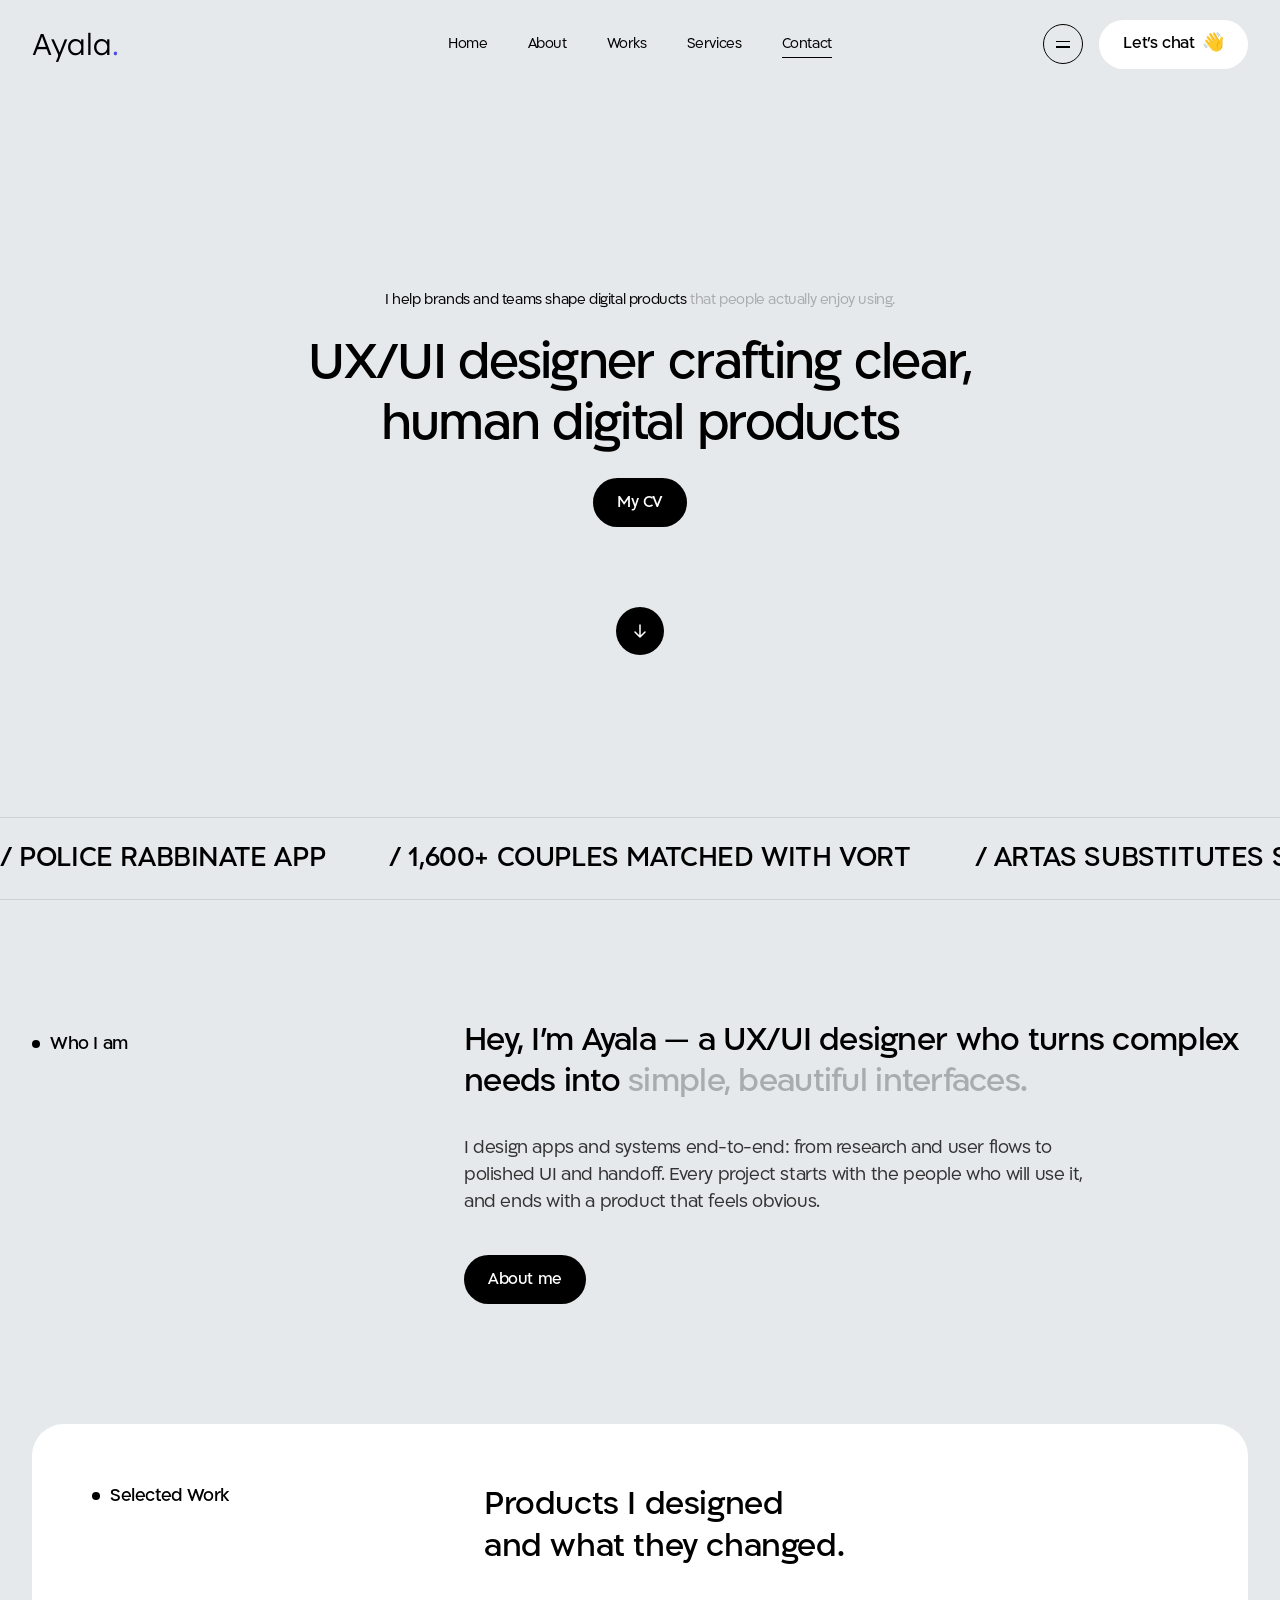
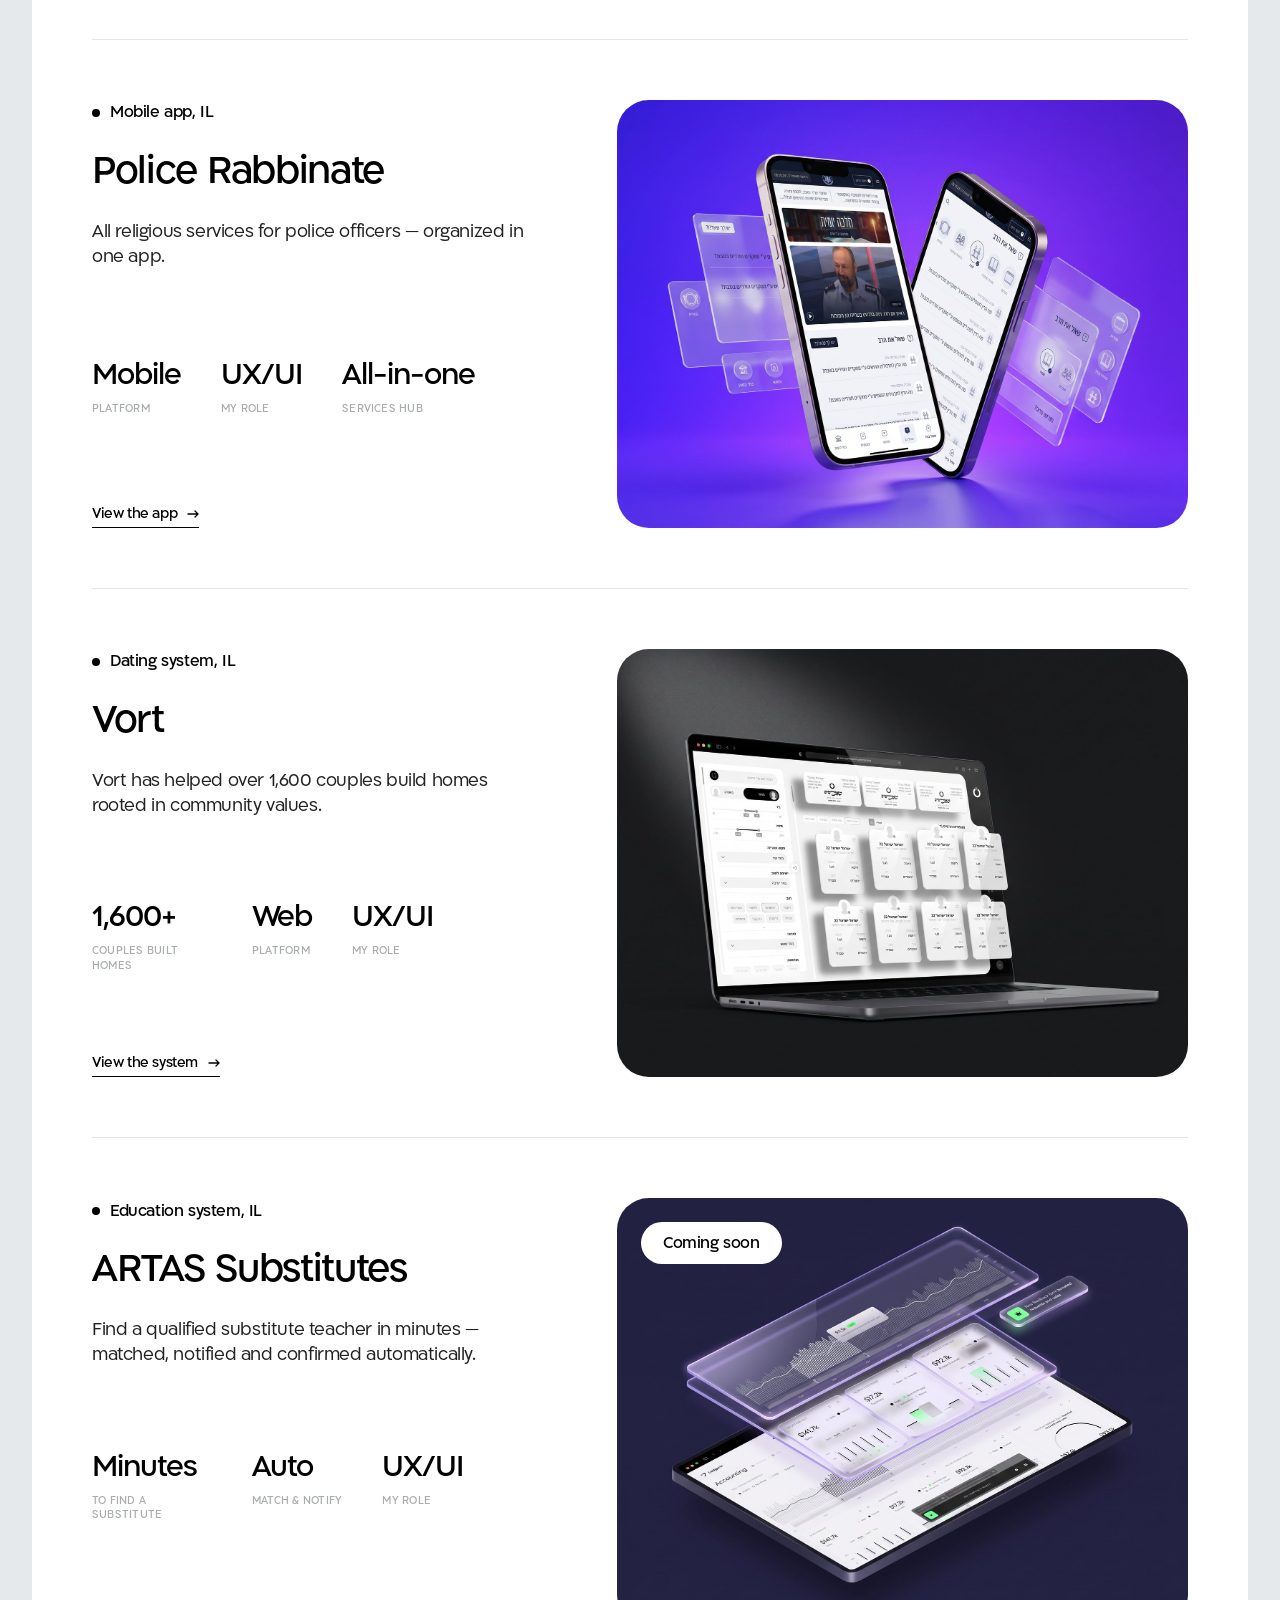
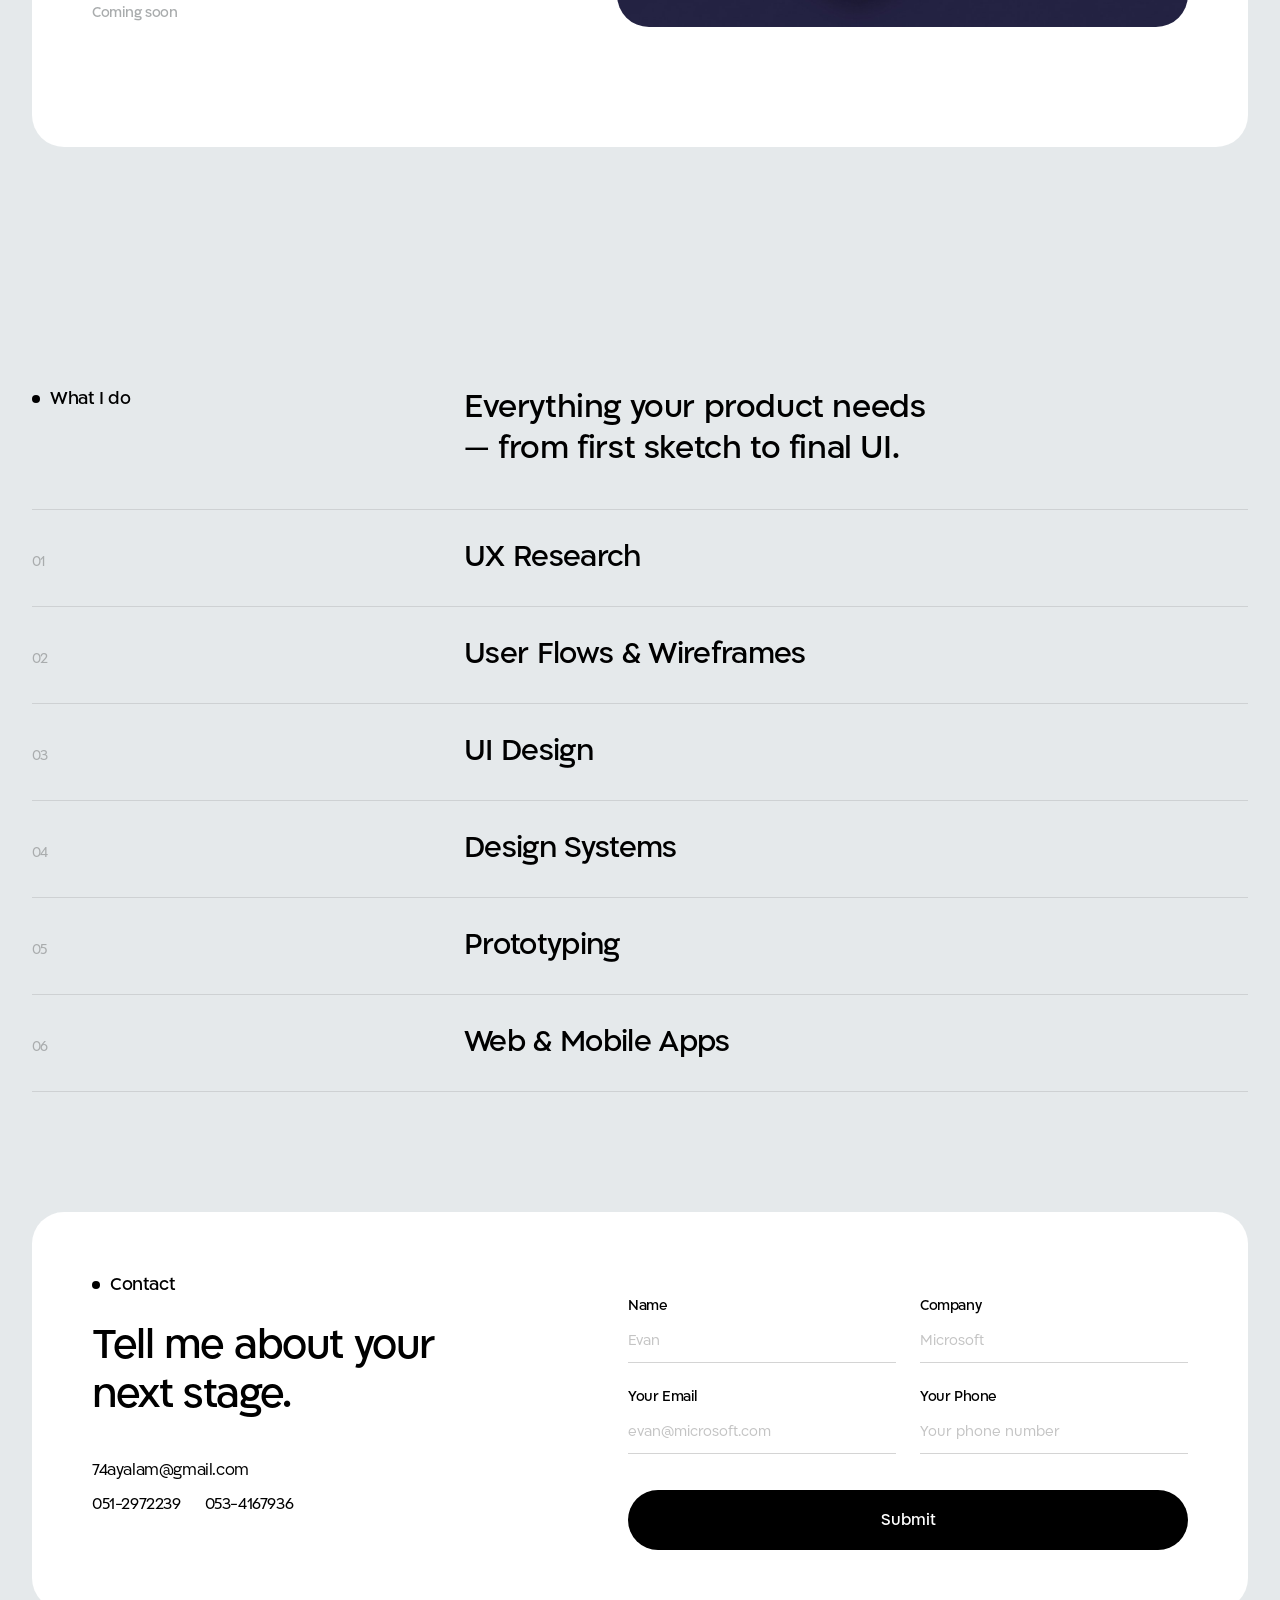
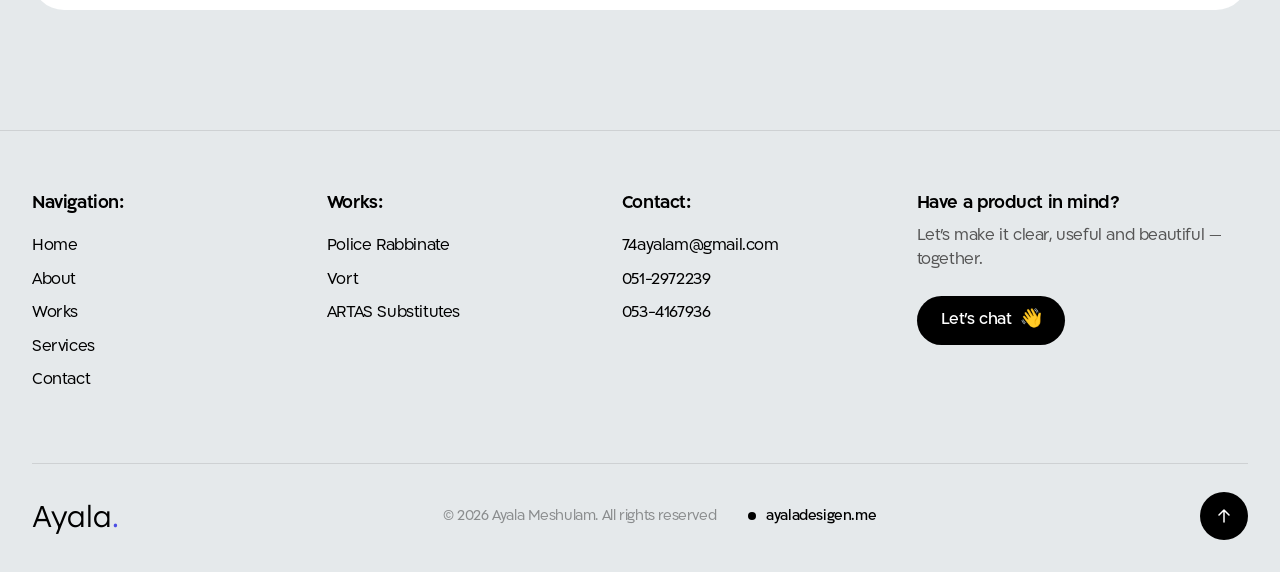
<file: index.html>
<!doctype html>
<html lang="en" dir="ltr">
<head>
  <meta charset="utf-8">
  <meta name="viewport" content="width=device-width, initial-scale=1">
  <title>Ayala Meshulam – UX/UI Designer</title>
  <meta name="description" content="Ayala Meshulam – UX/UI designer crafting clear, human digital products. Selected work: Police Rabbinate App, Vort Dating System, ARTAS Substitutes.">
  <link rel="preconnect" href="https://fonts.googleapis.com">
  <link rel="preconnect" href="https://fonts.gstatic.com" crossorigin>
  <link href="https://fonts.googleapis.com/css2?family=Lexend:wght@300;400&display=swap" rel="stylesheet">
  <link rel="stylesheet" href="styles.css">
</head>
<body>

  <!-- ================= HEADER ================= -->
  <header class="site-header" id="header">
    <div class="container header-row">
      <a class="logo" href="#top" aria-label="Ayala – home">Ayala<span>.</span></a>

      <nav class="nav" aria-label="Main">
        <a href="#top">Home</a>
        <a href="#about">About</a>
        <a href="#works">Works</a>
        <a href="#services">Services</a>
        <a href="#contact">Contact</a>
      </nav>

      <div class="header-actions">
        <button class="menu-btn" type="button" aria-label="Open menu" aria-expanded="false" aria-controls="menu-overlay">
          <span></span><span></span>
        </button>
        <a class="pill pill--light" href="https://wa.me/972534167936" target="_blank" rel="noopener">Let’s chat <span class="wave" aria-hidden="true">👋</span></a>
      </div>
    </div>
  </header>

  <!-- Full-screen menu -->
  <div class="menu-overlay" id="menu-overlay" hidden>
    <nav class="container menu-overlay__inner" aria-label="Menu">
      <a href="#top"><small>01</small>Home</a>
      <a href="#about"><small>02</small>About</a>
      <a href="#works"><small>03</small>Works</a>
      <a href="#services"><small>04</small>Services</a>
      <a href="#contact"><small>05</small>Contact</a>
    </nav>
  </div>

  <main id="top">

    <!-- ================= HERO ================= -->
    <section class="hero">
      <div class="container hero__inner">
        <p class="eyebrow reveal">I help brands and teams shape digital products <span>that people actually enjoy using.</span></p>
        <h1 class="reveal">UX/UI designer crafting clear,<br>human digital products</h1>
        <a class="pill pill--dark reveal" href="cv/index.html">My CV</a>
        <a class="scroll-down" href="#about" aria-label="Scroll down">
          <svg width="12" height="14" viewBox="0 0 12 14" fill="none" aria-hidden="true"><path d="M6 1v12m0 0L1 8m5 5 5-5" stroke="currentColor" stroke-width="1.5" stroke-linecap="round" stroke-linejoin="round"/></svg>
        </a>
      </div>

      <div class="ticker" aria-hidden="true">
        <div class="ticker__track">
          <span>/ Police Rabbinate App</span><span>/ 1,600+ couples matched with Vort</span><span>/ ARTAS substitutes system</span><span>/ UX research · UI design · Prototyping</span>
          <span>/ Police Rabbinate App</span><span>/ 1,600+ couples matched with Vort</span><span>/ ARTAS substitutes system</span><span>/ UX research · UI design · Prototyping</span>
        </div>
      </div>
    </section>

    <!-- ================= ABOUT ================= -->
    <section class="section about" id="about">
      <div class="container about__grid">
        <div class="label reveal"><i class="dot"></i>Who I am</div>
        <div>
          <h2 class="lead reveal">Hey, I’m Ayala — a UX/UI designer who turns complex needs into <span class="muted">simple, beautiful interfaces.</span></h2>
          <p class="about__text reveal">I design apps and systems end-to-end: from research and user flows to polished UI and handoff. Every project starts with the people who will use it, and ends with a product that feels obvious.</p>
          <a class="pill pill--dark reveal" href="#contact">About me</a>
        </div>
      </div>
    </section>

    <!-- ================= WORKS ================= -->
    <section class="section works" id="works">
      <div class="container">
        <div class="works__card">
          <header class="section-head">
            <div class="label reveal"><i class="dot"></i>Selected Work</div>
            <h2 class="reveal">Products I designed<br>and what they changed.</h2>
          </header>

          <!-- Project 1 -->
          <article class="project reveal" id="police">
            <div class="project__info">
              <div>
                <div class="tag"><i class="dot"></i>Mobile app, IL</div>
                <h3><a href="https://74ayalam-svg.github.io/police-rabbinate/" target="_blank" rel="noopener">Police Rabbinate</a></h3>
                <p>All religious services for police officers — organized in one app.</p>
              </div>
              <dl class="facts">
                <div><dt>Mobile</dt><dd>Platform</dd></div>
                <div><dt>UX/UI</dt><dd>My role</dd></div>
                <div><dt>All-in-one</dt><dd>Services hub</dd></div>
              </dl>
              <a class="explore" href="https://74ayalam-svg.github.io/police-rabbinate/" target="_blank" rel="noopener">View the app <svg width="12" height="8" viewBox="0 0 12 8" aria-hidden="true"><path d="M1 4h10m0 0L8 1m3 3L8 7" fill="none" stroke="currentColor" stroke-width="1.3" stroke-linecap="round" stroke-linejoin="round"/></svg></a>
            </div>
            <a class="project__img" href="https://74ayalam-svg.github.io/police-rabbinate/" target="_blank" rel="noopener">
              <img src="assets/mockup-police.jpg?v=2" alt="Police Rabbinate app on two iPhones" width="1600" height="1195" loading="lazy">
            </a>
          </article>

          <!-- Project 2 -->
          <article class="project reveal" id="vort">
            <div class="project__info">
              <div>
                <div class="tag"><i class="dot"></i>Dating system, IL</div>
                <h3><a href="vort/index.html">Vort</a></h3>
                <p>Vort has helped over 1,600 couples build homes rooted in community values.</p>
              </div>
              <dl class="facts">
                <div><dt>1,600+</dt><dd>Couples built homes</dd></div>
                <div><dt>Web</dt><dd>Platform</dd></div>
                <div><dt>UX/UI</dt><dd>My role</dd></div>
              </dl>
              <a class="explore" href="vort/index.html">View the system <svg width="12" height="8" viewBox="0 0 12 8" aria-hidden="true"><path d="M1 4h10m0 0L8 1m3 3L8 7" fill="none" stroke="currentColor" stroke-width="1.3" stroke-linecap="round" stroke-linejoin="round"/></svg></a>
            </div>
            <a class="project__img" href="vort/index.html">
              <img src="assets/mockup-vort.jpg?v=2" alt="Vort dating system dashboard on a laptop" width="1600" height="1195" loading="lazy">
            </a>
          </article>

          <!-- Project 3 -->
          <article class="project reveal" id="artas">
            <div class="project__info">
              <div>
                <div class="tag"><i class="dot"></i>Education system, IL</div>
                <!-- TODO: when ARTAS is ready, restore the links (title, "View the system", image) and remove the badge -->
                <h3>ARTAS Substitutes</h3>
                <p>Find a qualified substitute teacher in minutes — matched, notified and confirmed automatically.</p>
              </div>
              <dl class="facts">
                <div><dt>Minutes</dt><dd>To find a substitute</dd></div>
                <div><dt>Auto</dt><dd>Match &amp; notify</dd></div>
                <div><dt>UX/UI</dt><dd>My role</dd></div>
              </dl>
              <span class="explore explore--soon">Coming soon</span>
            </div>
            <div class="project__img project__img--soon">
              <img src="assets/mockup-artas.jpg?v=2" alt="ARTAS substitutes system on a tablet" width="1600" height="1195" loading="lazy">
              <span class="badge-soon" aria-hidden="true">Coming soon</span>
            </div>
          </article>

        </div>
      </div>
    </section>

    <!-- ================= SERVICES ================= -->
    <section class="section services" id="services">
      <div class="container services__grid">
        <header class="section-head">
          <div class="label reveal"><i class="dot"></i>What I do</div>
          <h2 class="reveal">Everything your product needs<br>— from first sketch to final UI.</h2>
        </header>
        <ol class="services__list">
          <li class="reveal"><span>01</span>UX Research</li>
          <li class="reveal"><span>02</span>User Flows &amp; Wireframes</li>
          <li class="reveal"><span>03</span>UI Design</li>
          <li class="reveal"><span>04</span>Design Systems</li>
          <li class="reveal"><span>05</span>Prototyping</li>
          <li class="reveal"><span>06</span>Web &amp; Mobile Apps</li>
        </ol>
      </div>
    </section>

    <!-- ================= CONTACT ================= -->
    <section class="section contact-sec" id="contact">
      <div class="container">
        <div class="contact">
          <div class="contact__info">
            <div class="label"><i class="dot"></i>Contact</div>
            <h2>Tell me about your<br>next stage.</h2>
            <a class="contact__line" href="mailto:74ayalam@gmail.com">74ayalam@gmail.com</a>
            <div class="contact__phones">
              <a class="contact__line" href="tel:+972512972239">051-2972239</a>
              <a class="contact__line" href="tel:+972534167936">053-4167936</a>
            </div>
          </div>

          <form class="contact-form" novalidate>
            <label><span>Name</span><input name="name" type="text" placeholder="Evan" autocomplete="name" required></label>
            <label><span>Company</span><input name="company" type="text" placeholder="Microsoft" autocomplete="organization"></label>
            <label><span>Your Email</span><input name="email" type="email" placeholder="evan@microsoft.com" autocomplete="email" required></label>
            <label><span>Your Phone</span><input name="phone" type="tel" placeholder="Your phone number" autocomplete="tel"></label>
            <button class="btn-submit" type="submit">Submit</button>
            <p class="form-status" role="status" aria-live="polite"></p>
          </form>
        </div>
      </div>
    </section>
  </main>

  <!-- ================= FOOTER ================= -->
  <footer class="site-footer">
    <div class="container">
      <div class="footer__grid">
        <nav class="footer__col" aria-label="Footer">
          <div class="footer__title">Navigation:</div>
          <a href="#top">Home</a>
          <a href="#about">About</a>
          <a href="#works">Works</a>
          <a href="#services">Services</a>
          <a href="#contact">Contact</a>
        </nav>
        <div class="footer__col">
          <div class="footer__title">Works:</div>
          <a href="#police">Police Rabbinate</a>
          <a href="#vort">Vort</a>
          <a href="#artas">ARTAS Substitutes</a>
        </div>
        <div class="footer__col">
          <div class="footer__title">Contact:</div>
          <a href="mailto:74ayalam@gmail.com">74ayalam@gmail.com</a>
          <a href="tel:+972512972239">051-2972239</a>
          <a href="tel:+972534167936">053-4167936</a>
        </div>
        <div class="footer__cta">
          <div class="footer__title">Have a product in mind?</div>
          <p>Let’s make it clear, useful and beautiful — together.</p>
          <a class="pill pill--dark" href="https://wa.me/972534167936" target="_blank" rel="noopener">Let’s chat <span aria-hidden="true">👋</span></a>
        </div>
      </div>

      <div class="footer__bottom">
        <a class="logo" href="#top">Ayala<span>.</span></a>
        <div class="footer__legal">
          <span>© <span id="year">2026</span> Ayala Meshulam. All rights reserved</span>
          <span class="tag"><i class="dot"></i>ayaladesigen.me</span>
        </div>
        <a class="to-top" href="#top" aria-label="Back to top">
          <svg width="12" height="14" viewBox="0 0 12 14" fill="none" aria-hidden="true"><path d="M6 13V1m0 0L1 6m5-5 5 5" stroke="currentColor" stroke-width="1.5" stroke-linecap="round" stroke-linejoin="round"/></svg>
        </a>
      </div>
    </div>
  </footer>

  <script src="script.js"></script>
</body>
</html>
</file>
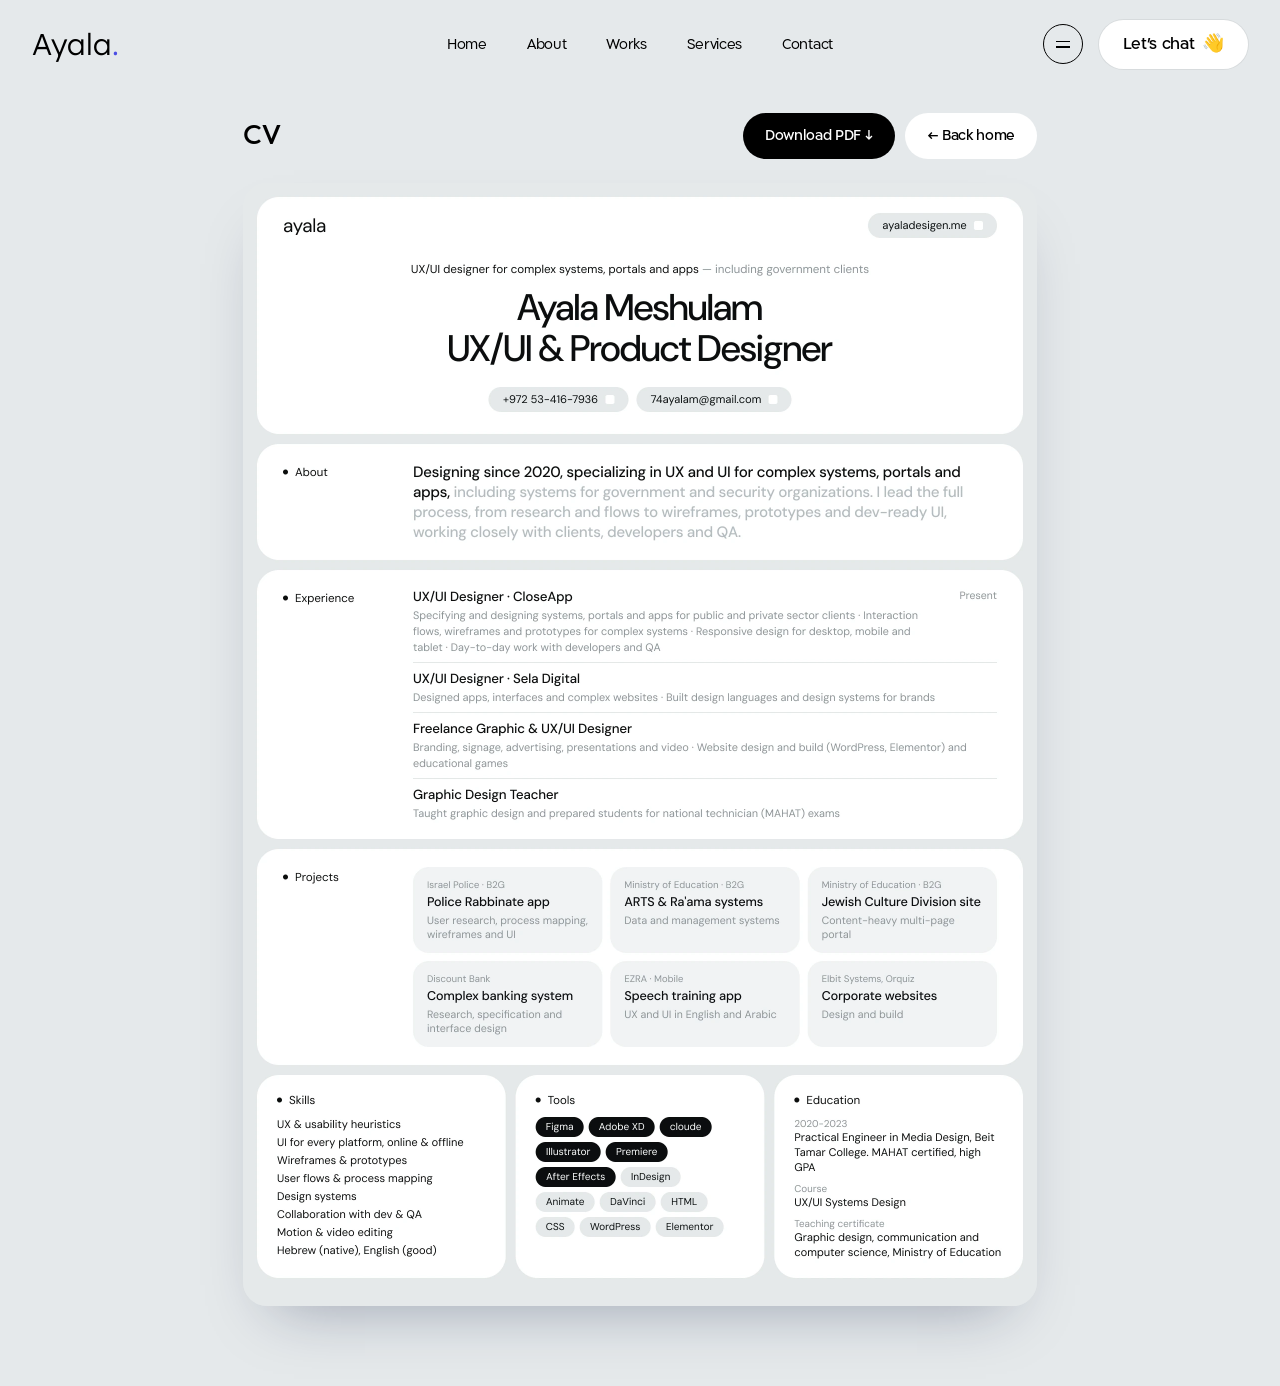
<file: cv/index.html>
<!doctype html>
<html lang="en">
<head>
<meta charset="utf-8">
<meta name="viewport" content="width=device-width, initial-scale=1">
<title>CV — Ayala Meshulam</title>
<meta name="description" content="CV of Ayala Meshulam, UX/UI & Product Designer.">
<link rel="preconnect" href="https://fonts.googleapis.com">
<link rel="preconnect" href="https://fonts.gstatic.com" crossorigin>
<link href="https://fonts.googleapis.com/css2?family=Lexend:wght@300;400&display=swap" rel="stylesheet">
<link rel="stylesheet" href="../vort/site-header.css">
<style>
  @font-face{font-family:"Ploni";src:url("../fonts/ploni-regular-aaa.otf") format("opentype");font-weight:400;font-display:swap}
  @font-face{font-family:"Ploni";src:url("../fonts/ploni-medium-aaa.otf") format("opentype");font-weight:500;font-display:swap}
  *{box-sizing:border-box;margin:0;padding:0}
  body{background:#e5e9eb;color:#000;font-family:"Ploni","Heebo",system-ui,sans-serif;letter-spacing:-.02em;-webkit-font-smoothing:antialiased}
  .sh.is-scrolled{background:rgba(229,233,235,.82)}
  main{width:min(794px,calc(100% - 32px));margin:24px auto 80px}
  .bar{display:flex;justify-content:space-between;align-items:center;gap:16px;margin-bottom:24px}
  .bar h1{font-size:32px;font-weight:500}
  .actions{display:flex;gap:10px;flex-wrap:wrap}
  .btn{display:inline-flex;align-items:center;gap:8px;height:46px;padding:0 22px;border-radius:500px;font-size:16px;font-weight:500;text-decoration:none;white-space:nowrap;transition:background .3s,color .3s}
  .btn-dark{background:#000;color:#fff}
  .btn-dark:hover{background:#4b4ee4}
  .btn-light{background:#fff;color:#000}
  .btn-light:hover{background:#000;color:#fff}
  .sheet{display:block;width:100%;height:auto;border-radius:24px;box-shadow:0 30px 60px -30px rgba(13,26,64,.35)}
  @media (max-width:600px){.bar{flex-direction:column;align-items:flex-start}.bar h1{font-size:26px}.sheet{border-radius:14px}}
</style>
</head>
<body>

<header class="sh" id="header">
  <div class="sh-row">
    <a class="sh-logo" href="../index.html" aria-label="Ayala – home">Ayala<span>.</span></a>
    <nav class="sh-nav" aria-label="Main">
      <a href="../index.html">Home</a>
      <a href="../index.html#about">About</a>
      <a href="../index.html#works">Works</a>
      <a href="../index.html#services">Services</a>
      <a href="../index.html#contact">Contact</a>
    </nav>
    <div class="sh-actions">
      <button class="sh-menu" type="button" aria-label="Open menu" aria-expanded="false" aria-controls="sh-overlay"><span></span><span></span></button>
      <a class="sh-pill" href="https://wa.me/972534167936" target="_blank" rel="noopener">Let’s chat <span class="sh-wave" aria-hidden="true">👋</span></a>
    </div>
  </div>
</header>

<div class="sh-overlay" id="sh-overlay" hidden>
  <nav aria-label="Menu">
    <a href="../index.html"><small>01</small>Home</a>
    <a href="../index.html#about"><small>02</small>About</a>
    <a href="../index.html#works"><small>03</small>Works</a>
    <a href="../index.html#services"><small>04</small>Services</a>
    <a href="../index.html#contact"><small>05</small>Contact</a>
  </nav>
</div>

<main>
  <div class="bar">
    <h1>CV</h1>
    <div class="actions">
      <a class="btn btn-dark" href="Ayala-Meshulam-CV.pdf" download>Download PDF ↓</a>
      <a class="btn btn-light" href="../index.html">← Back home</a>
    </div>
  </div>
  <img class="sheet" src="cv.webp" alt="CV of Ayala Meshulam, UX/UI &amp; Product Designer: about, experience at CloseApp and Sela Digital, projects, skills, tools and education" width="794" height="1123">
</main>

<script src="../vort/site-header.js"></script>
</body>
</html>
</file>
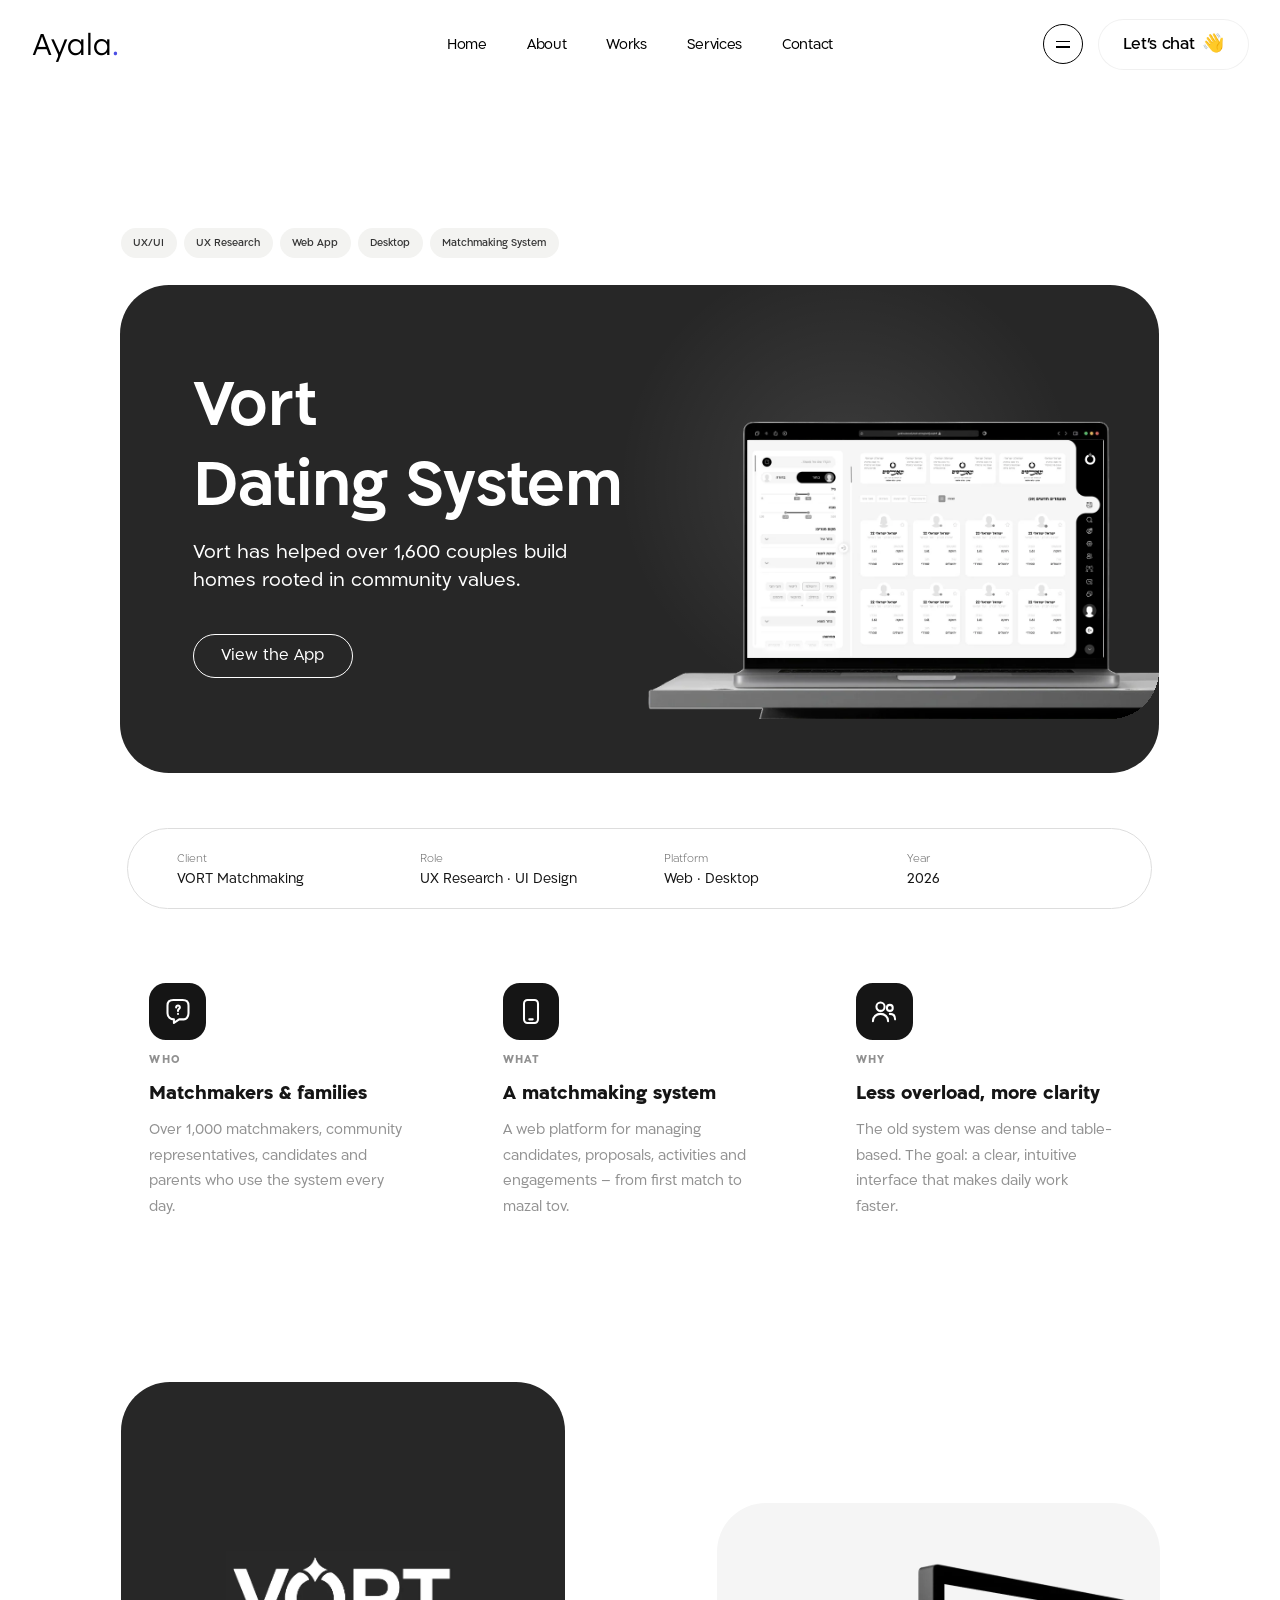
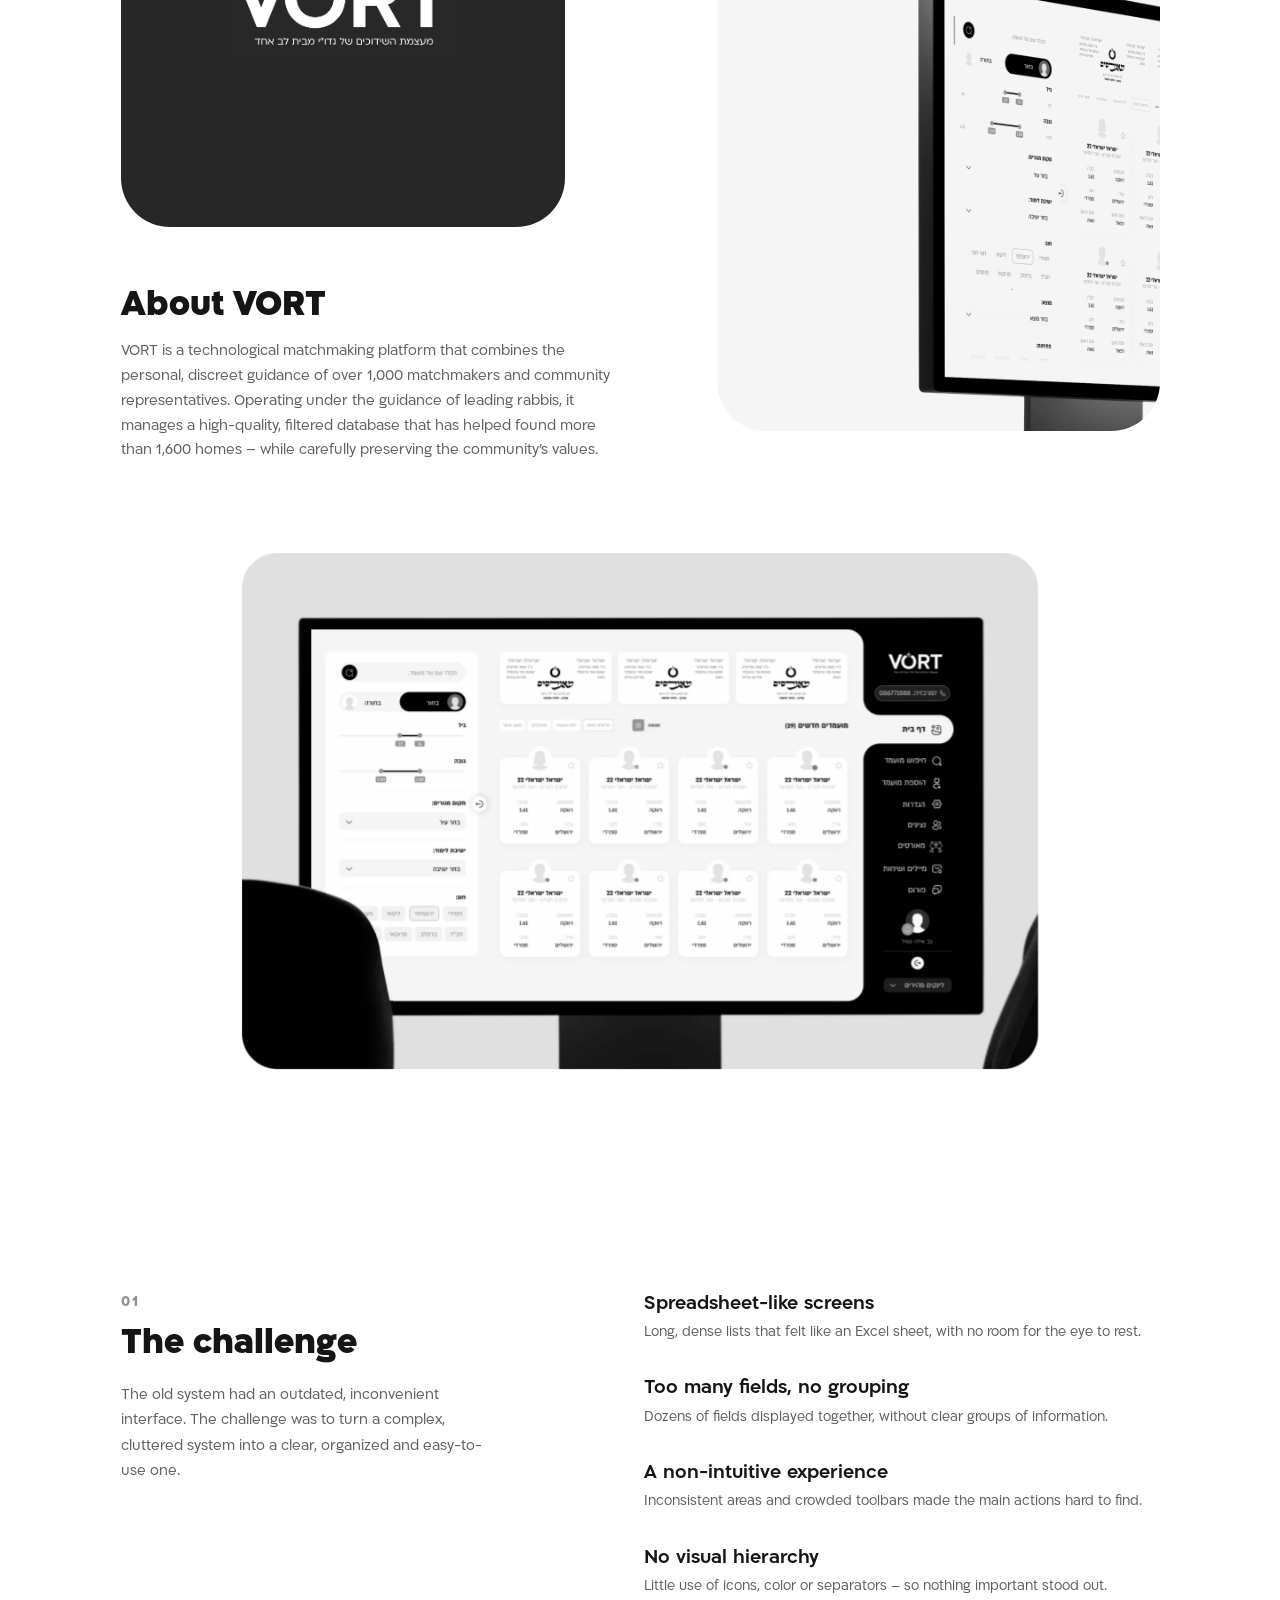
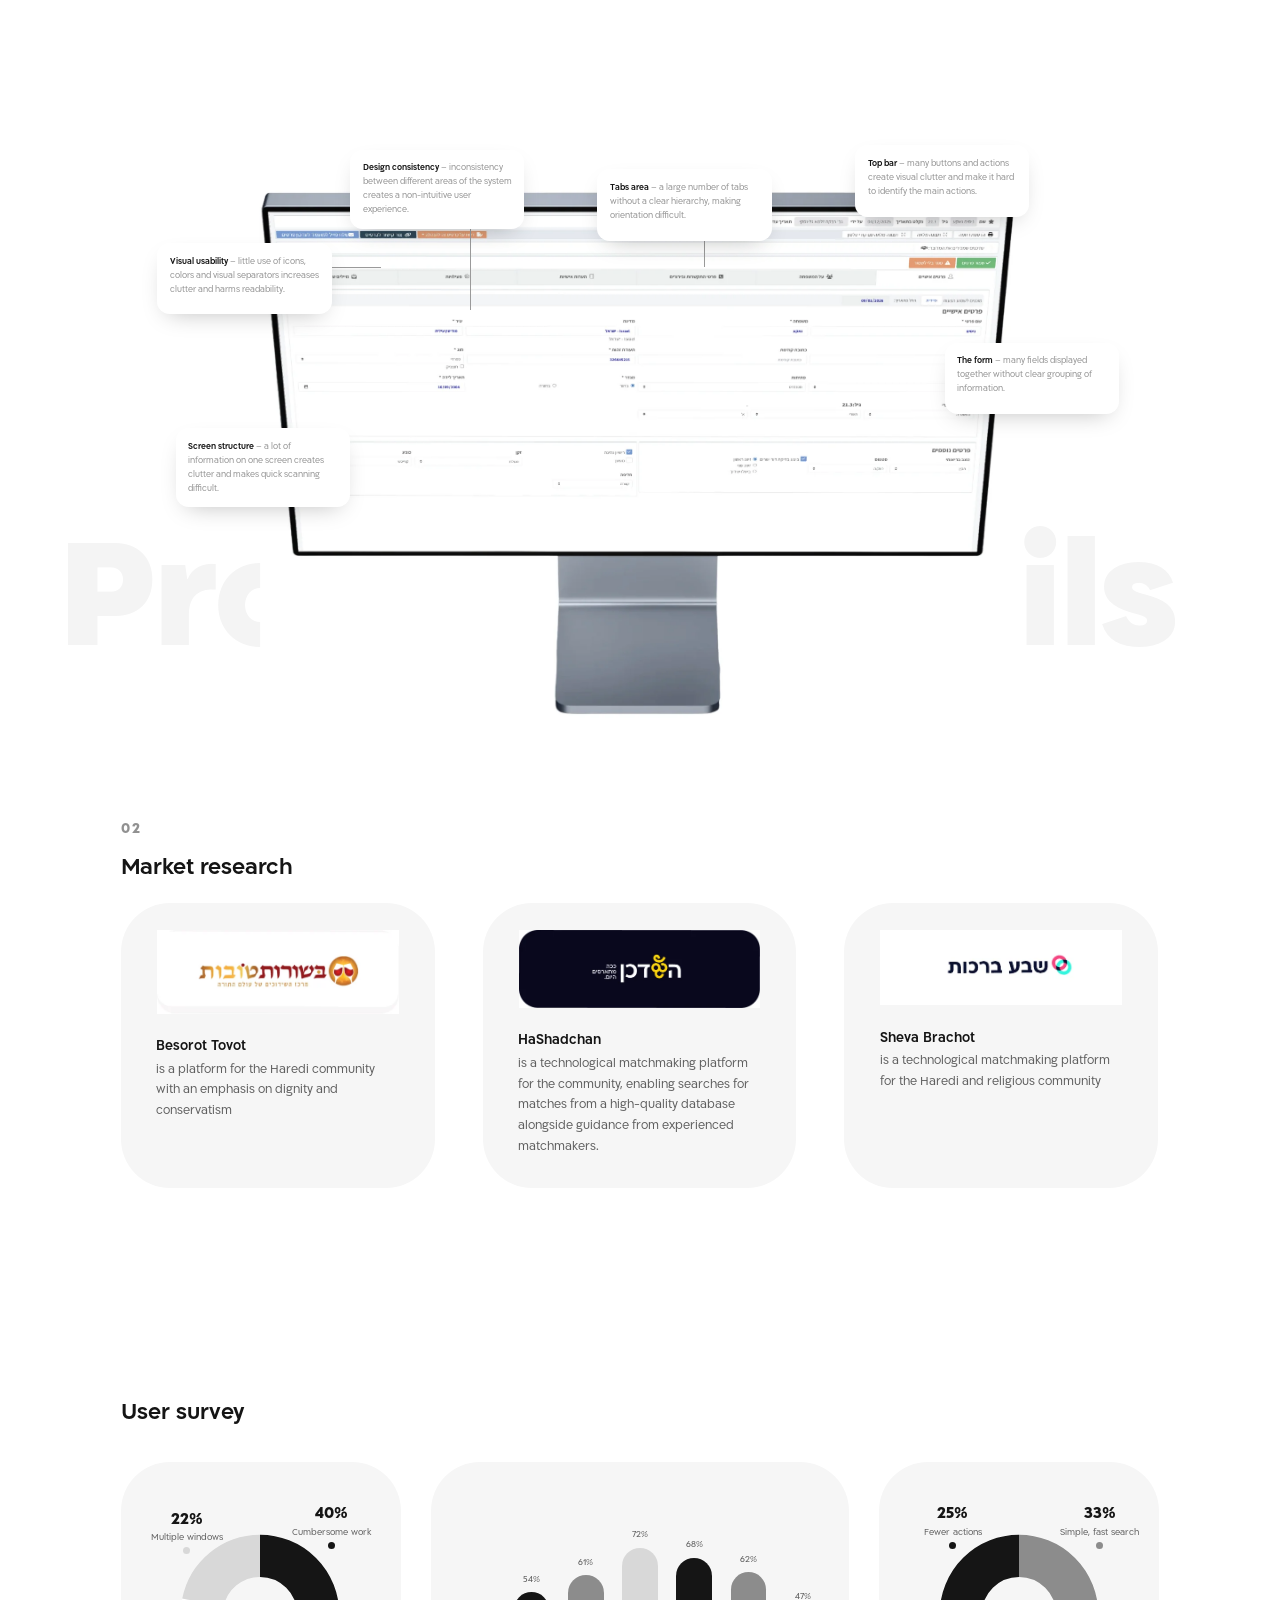
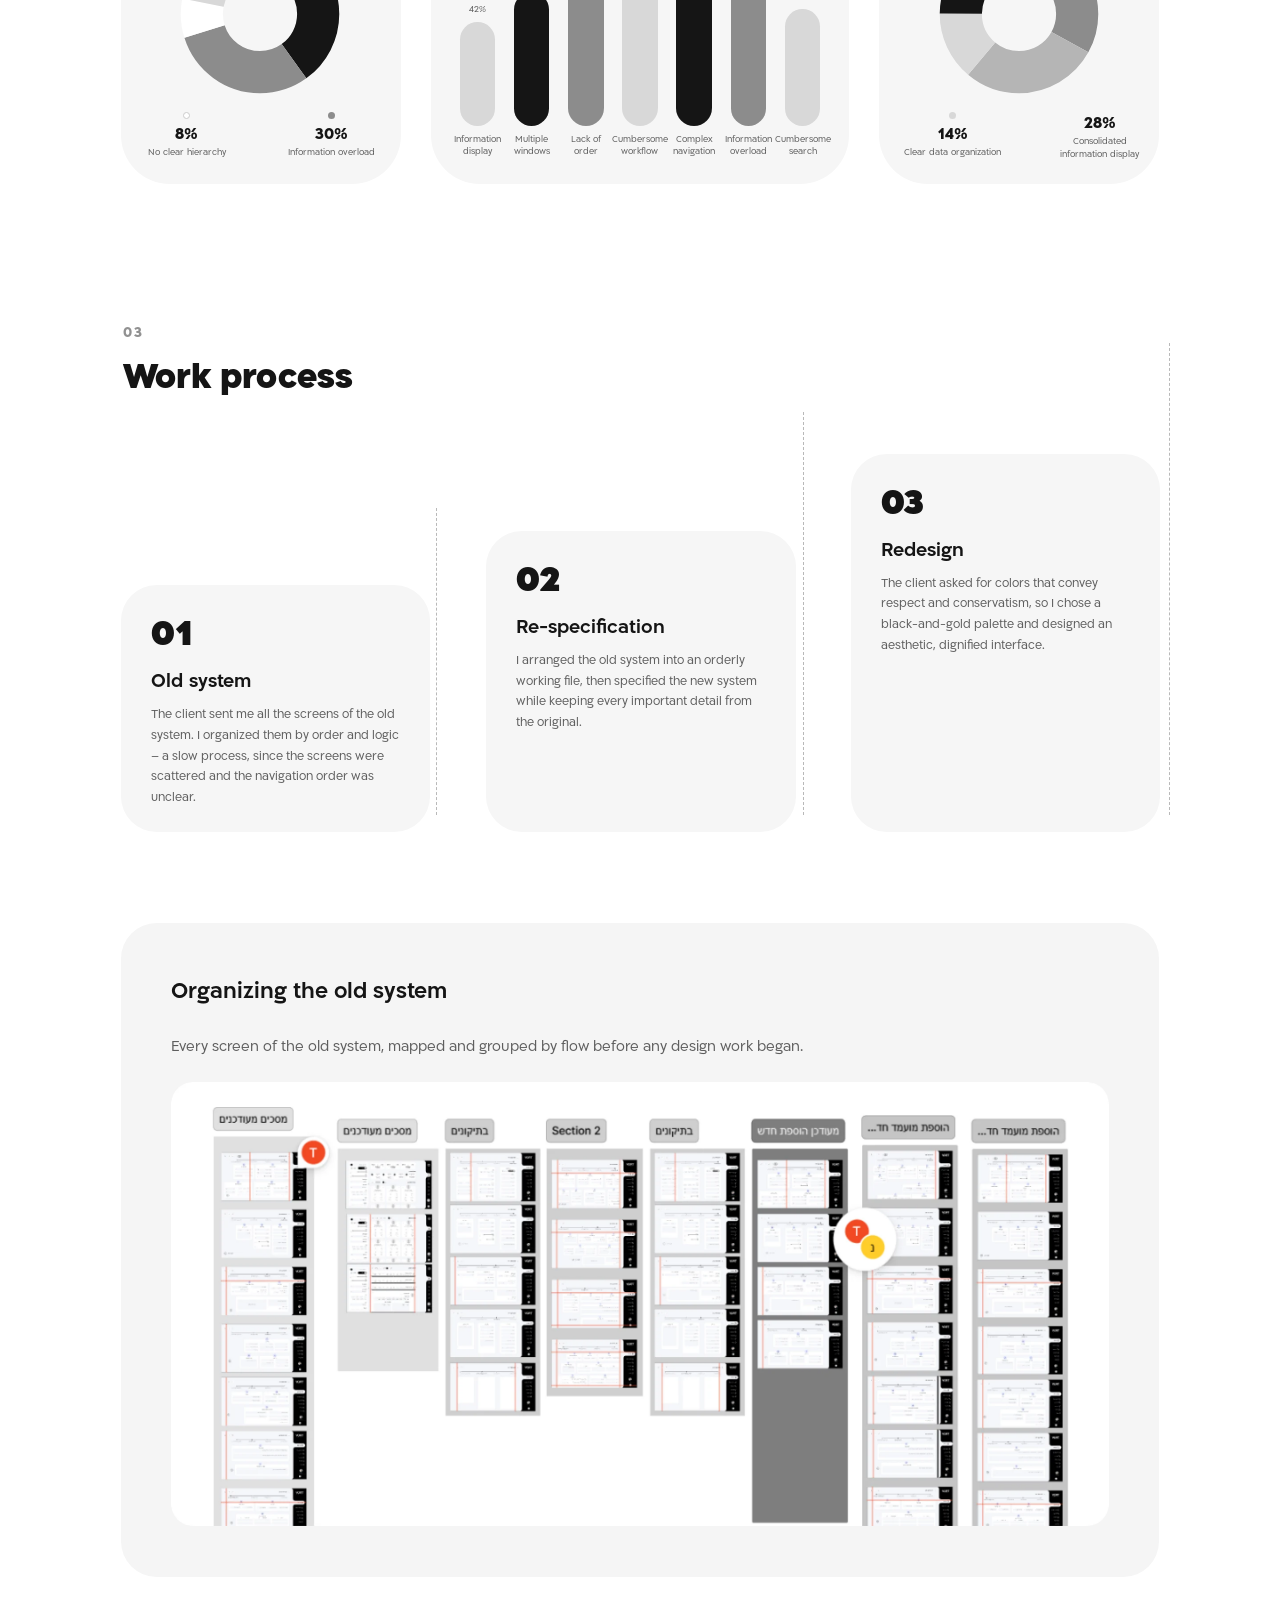
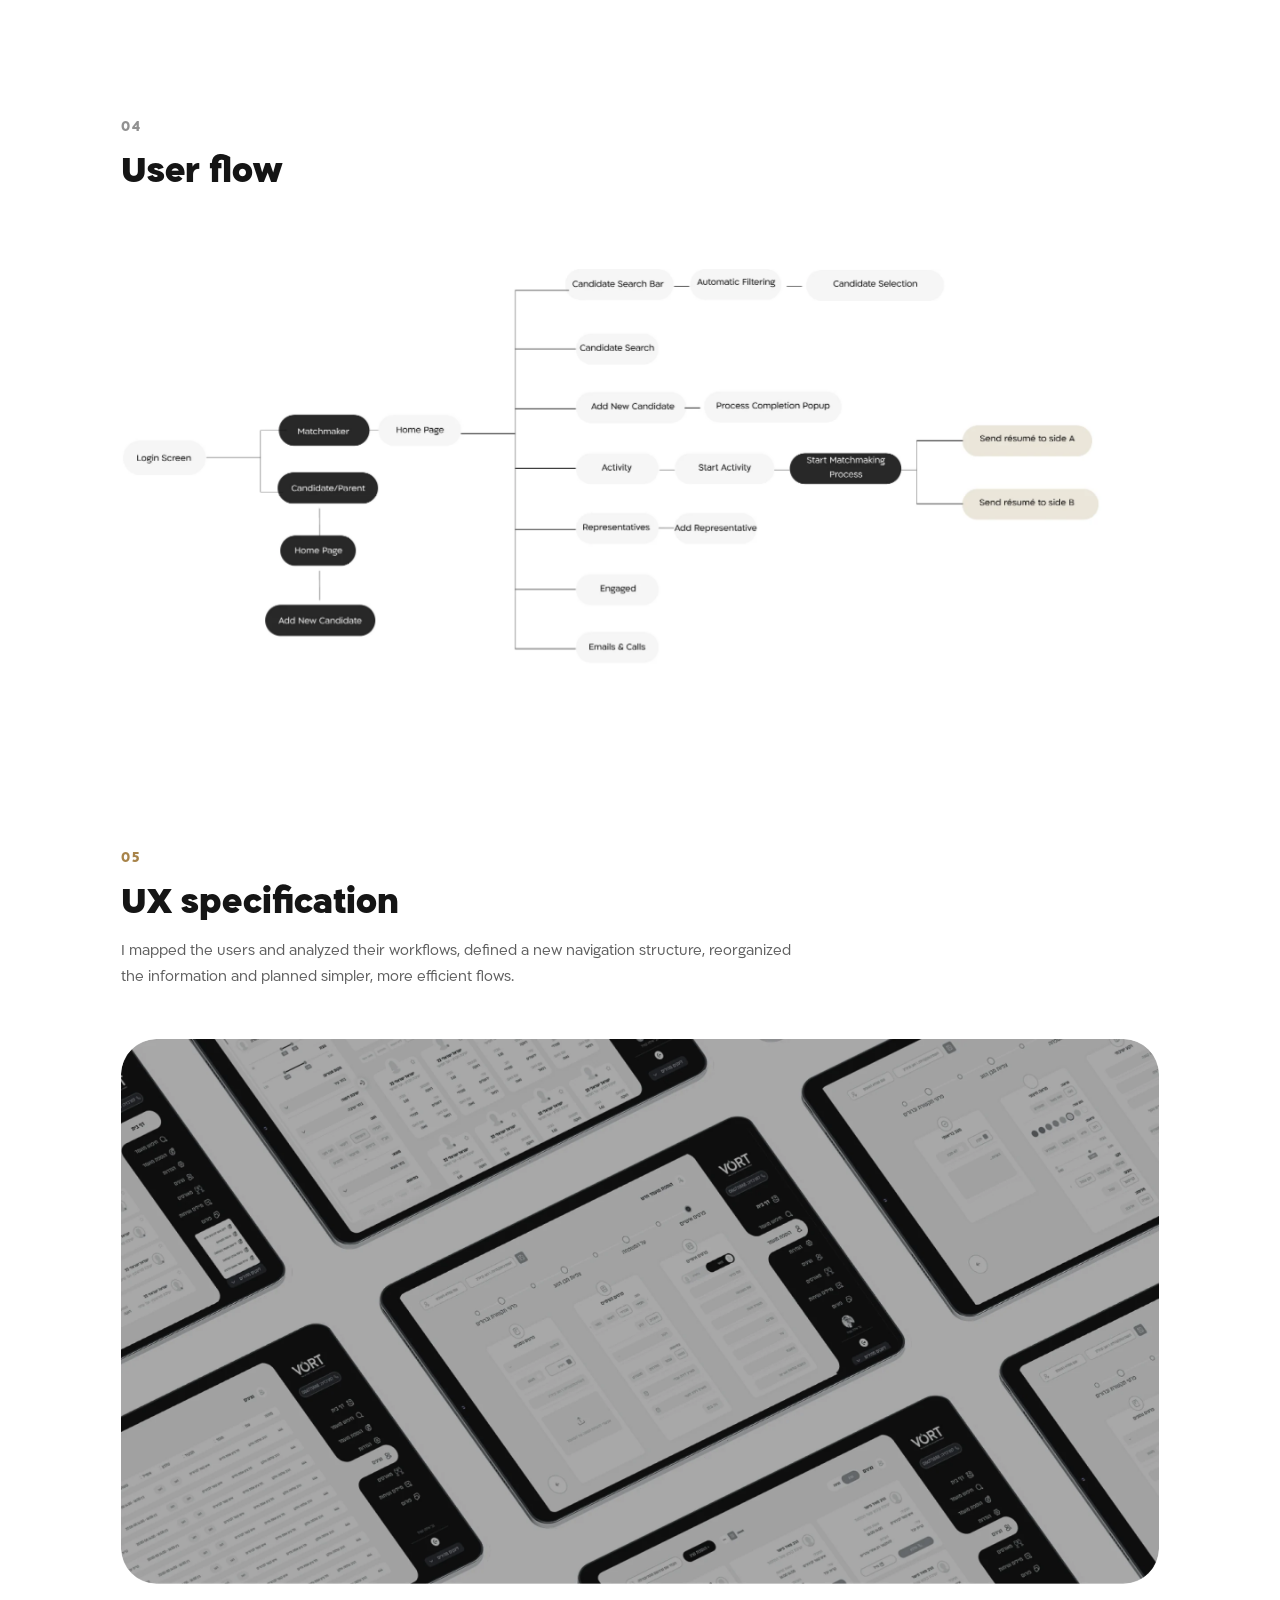
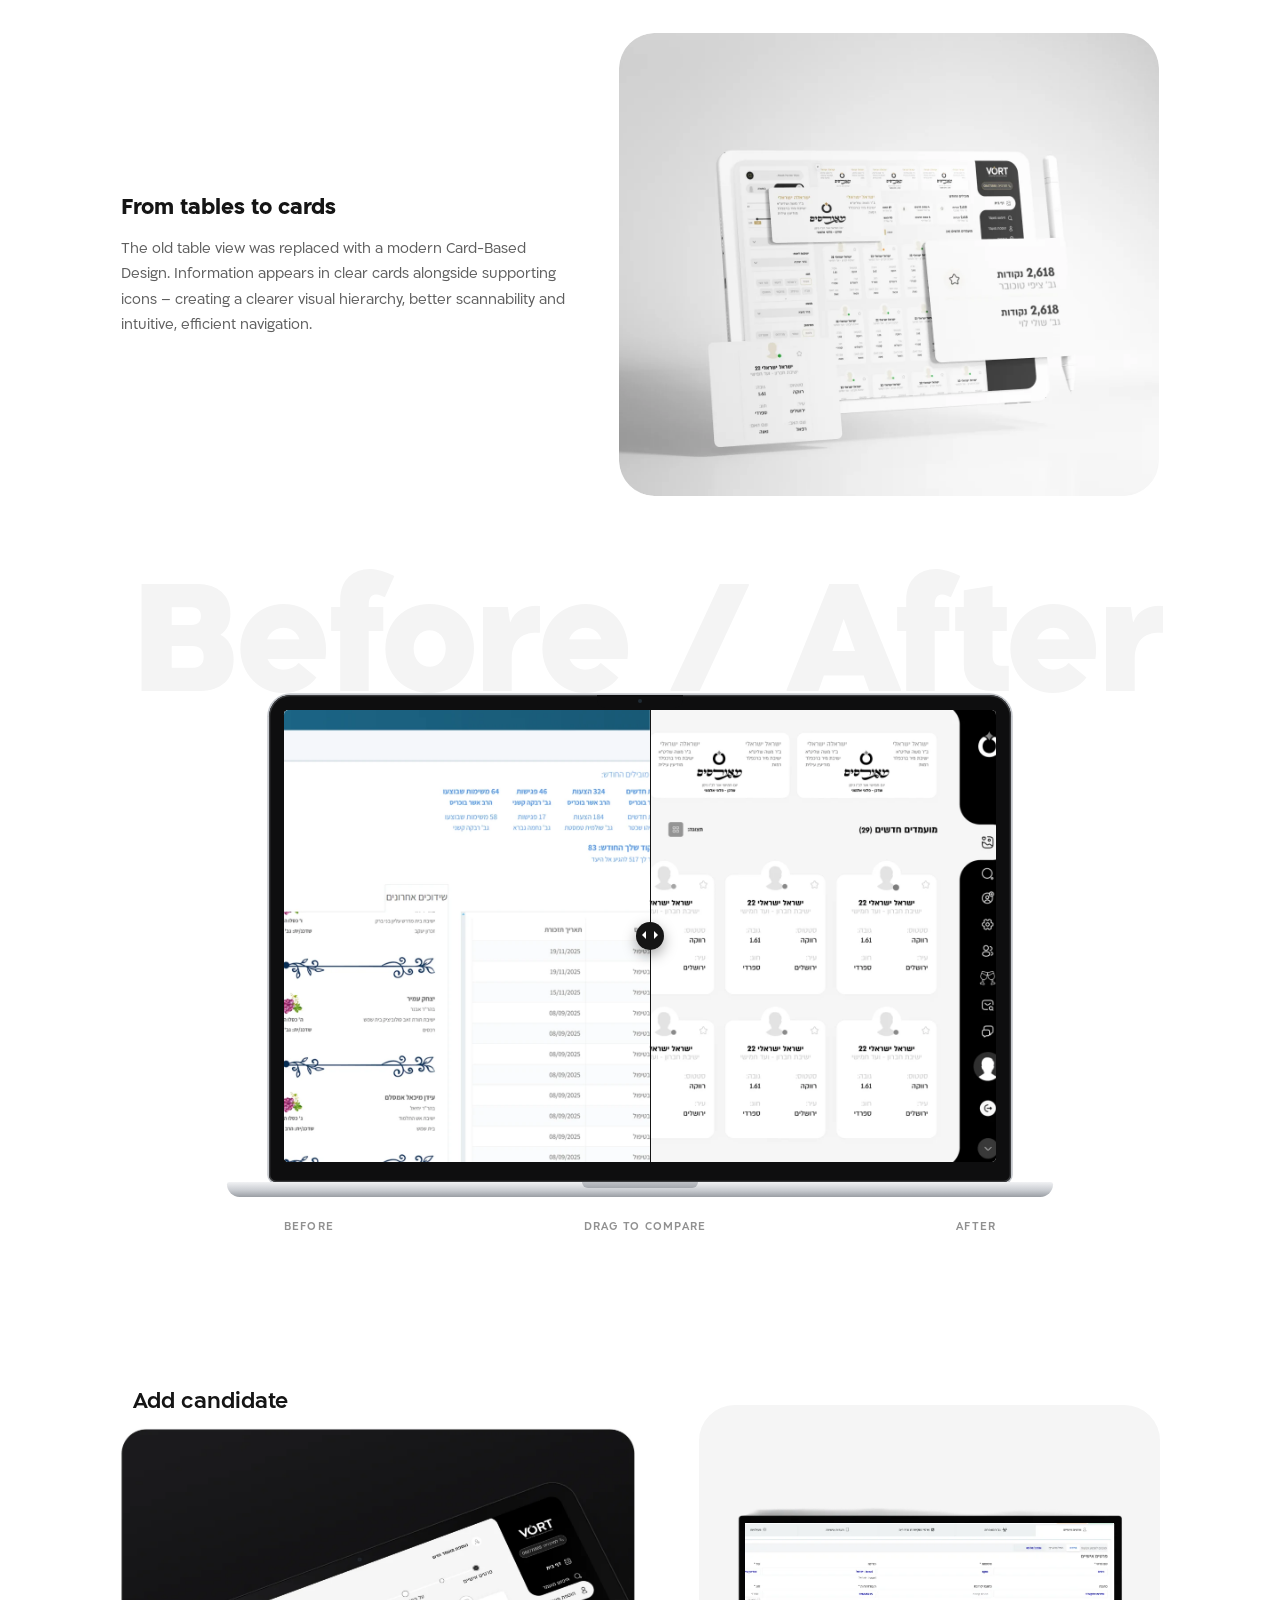
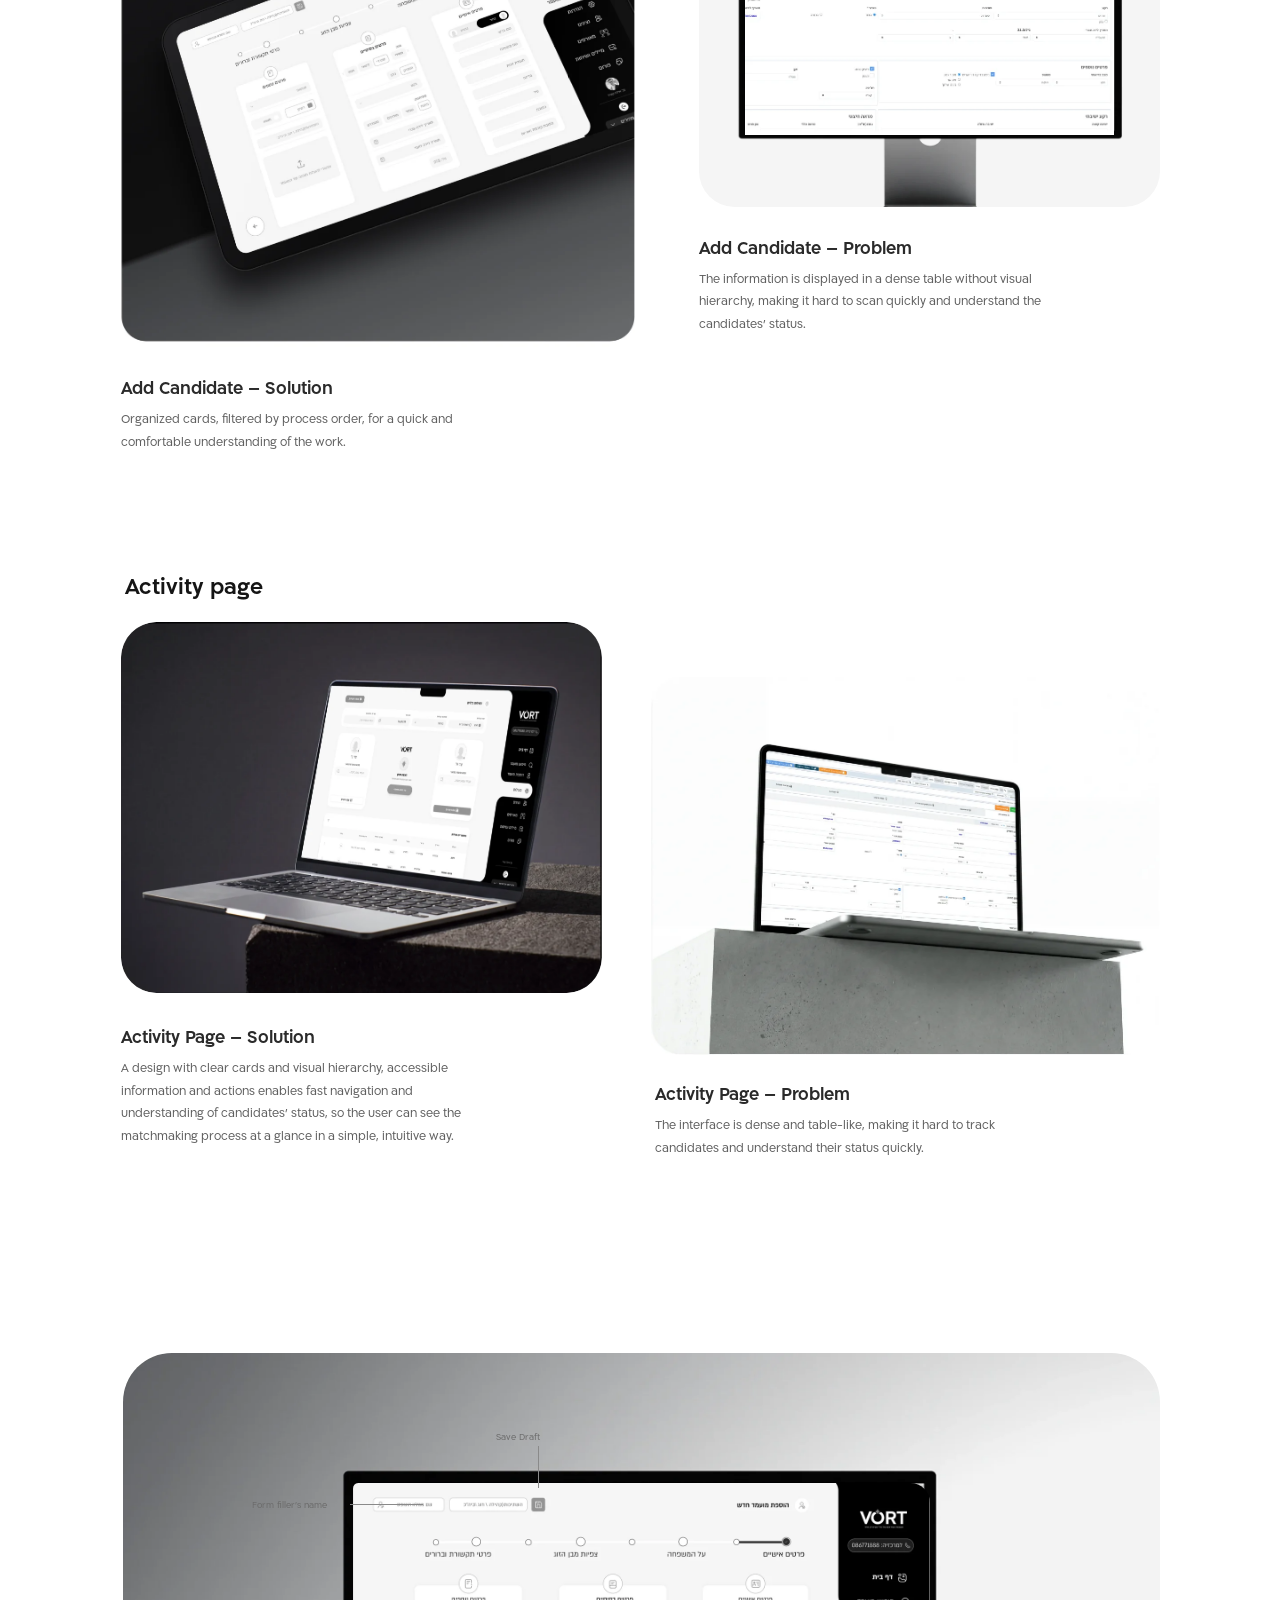
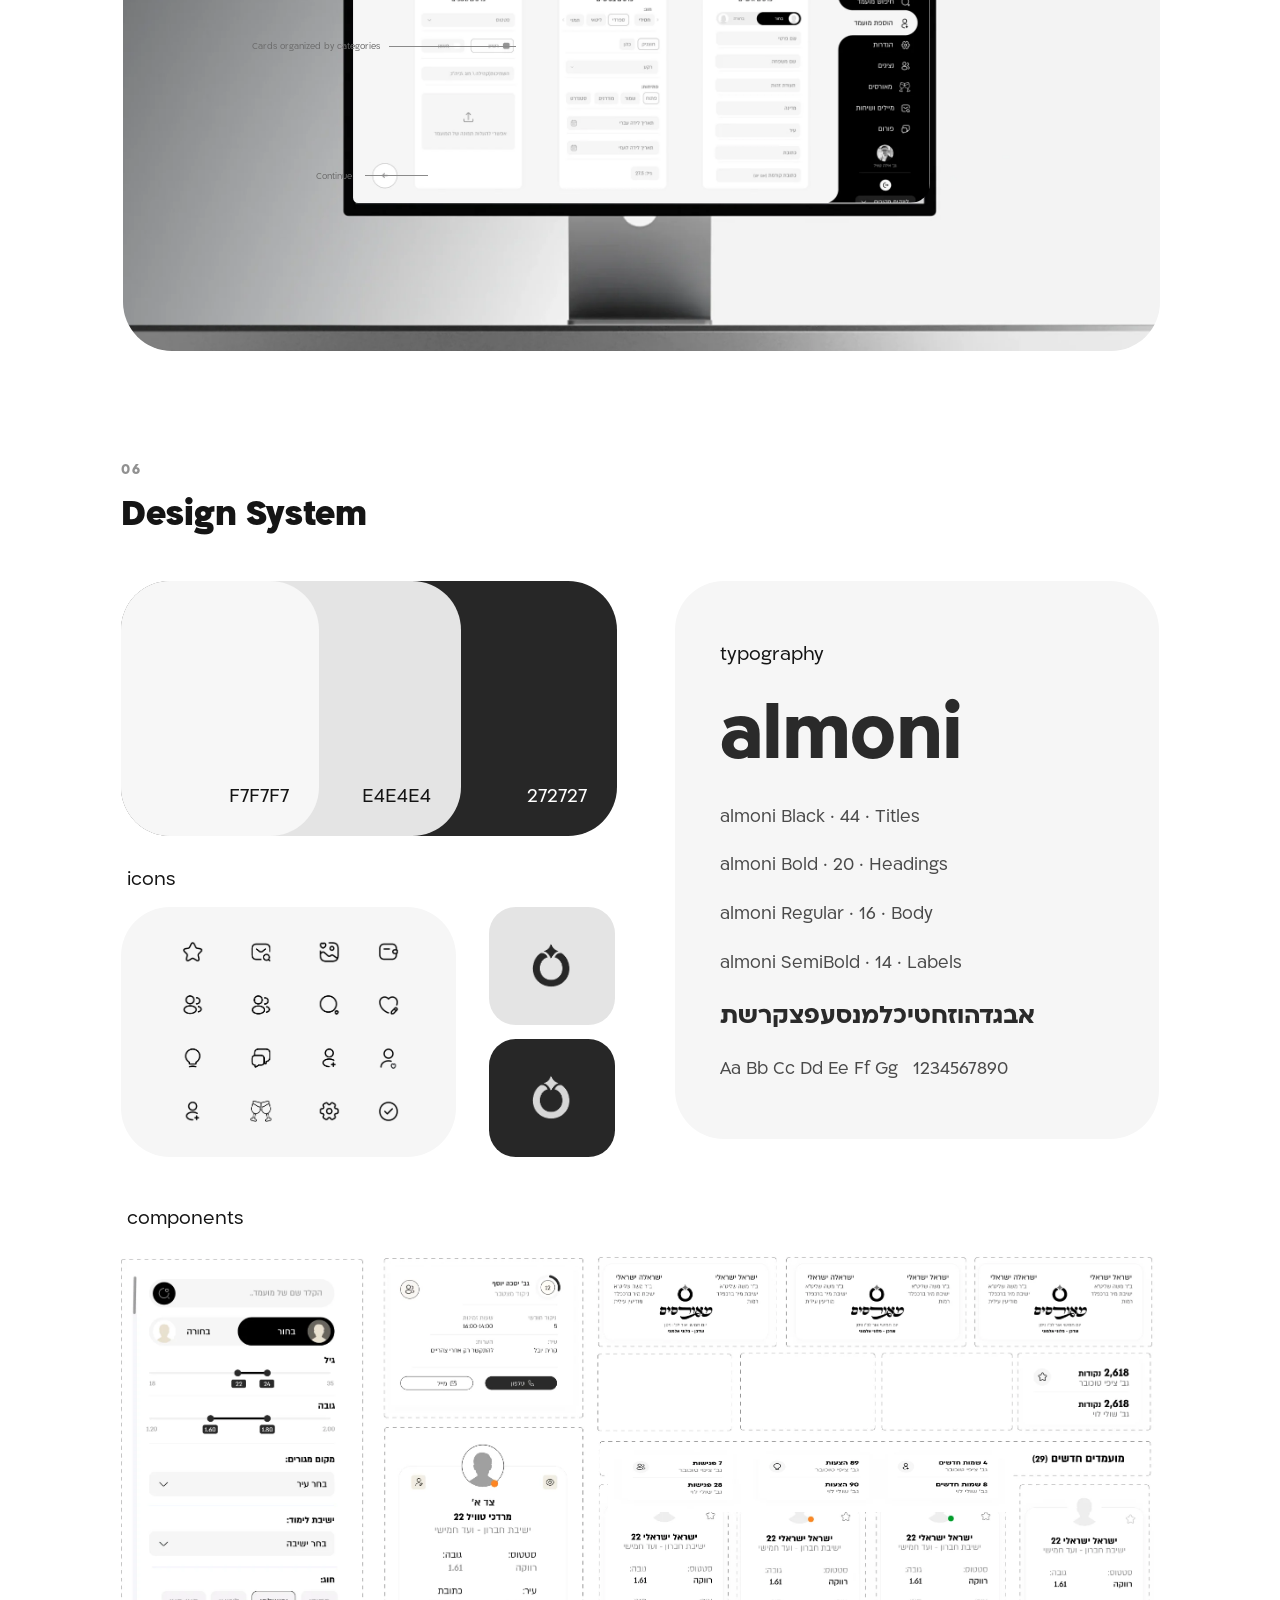
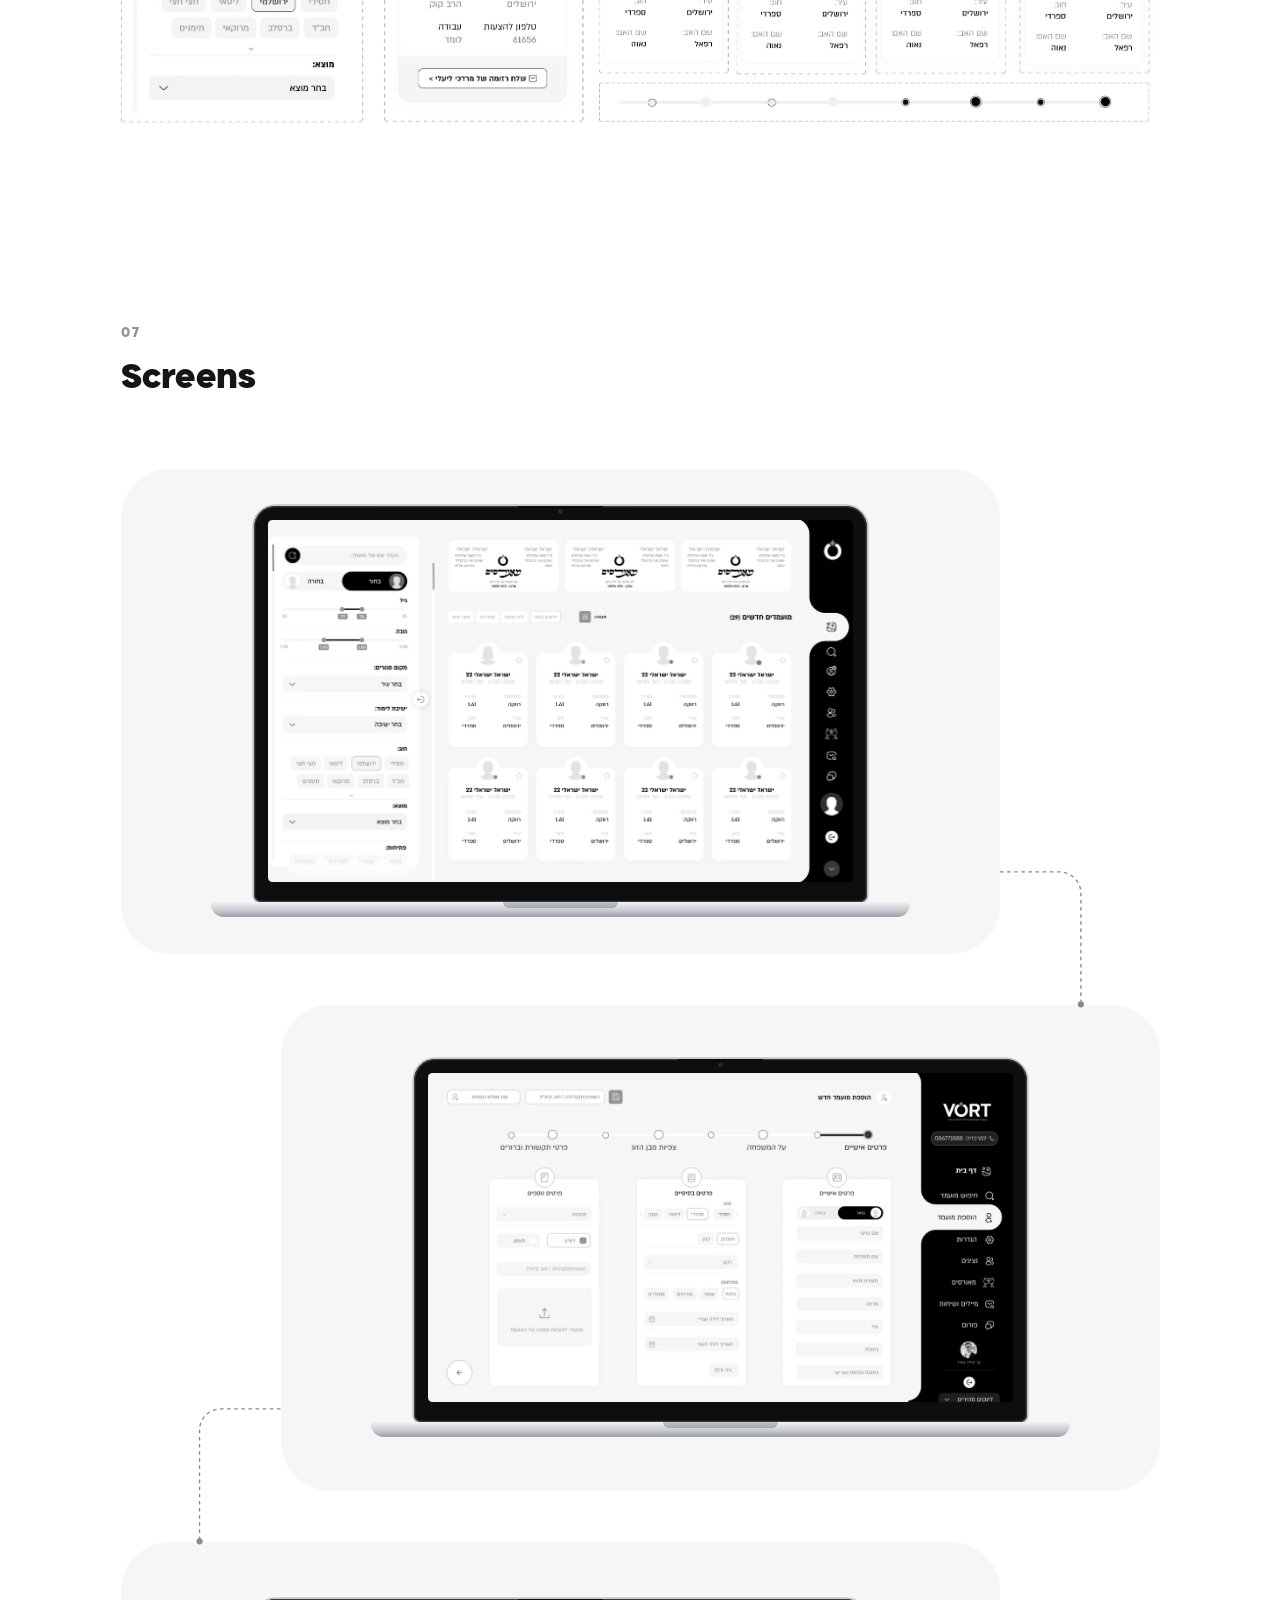
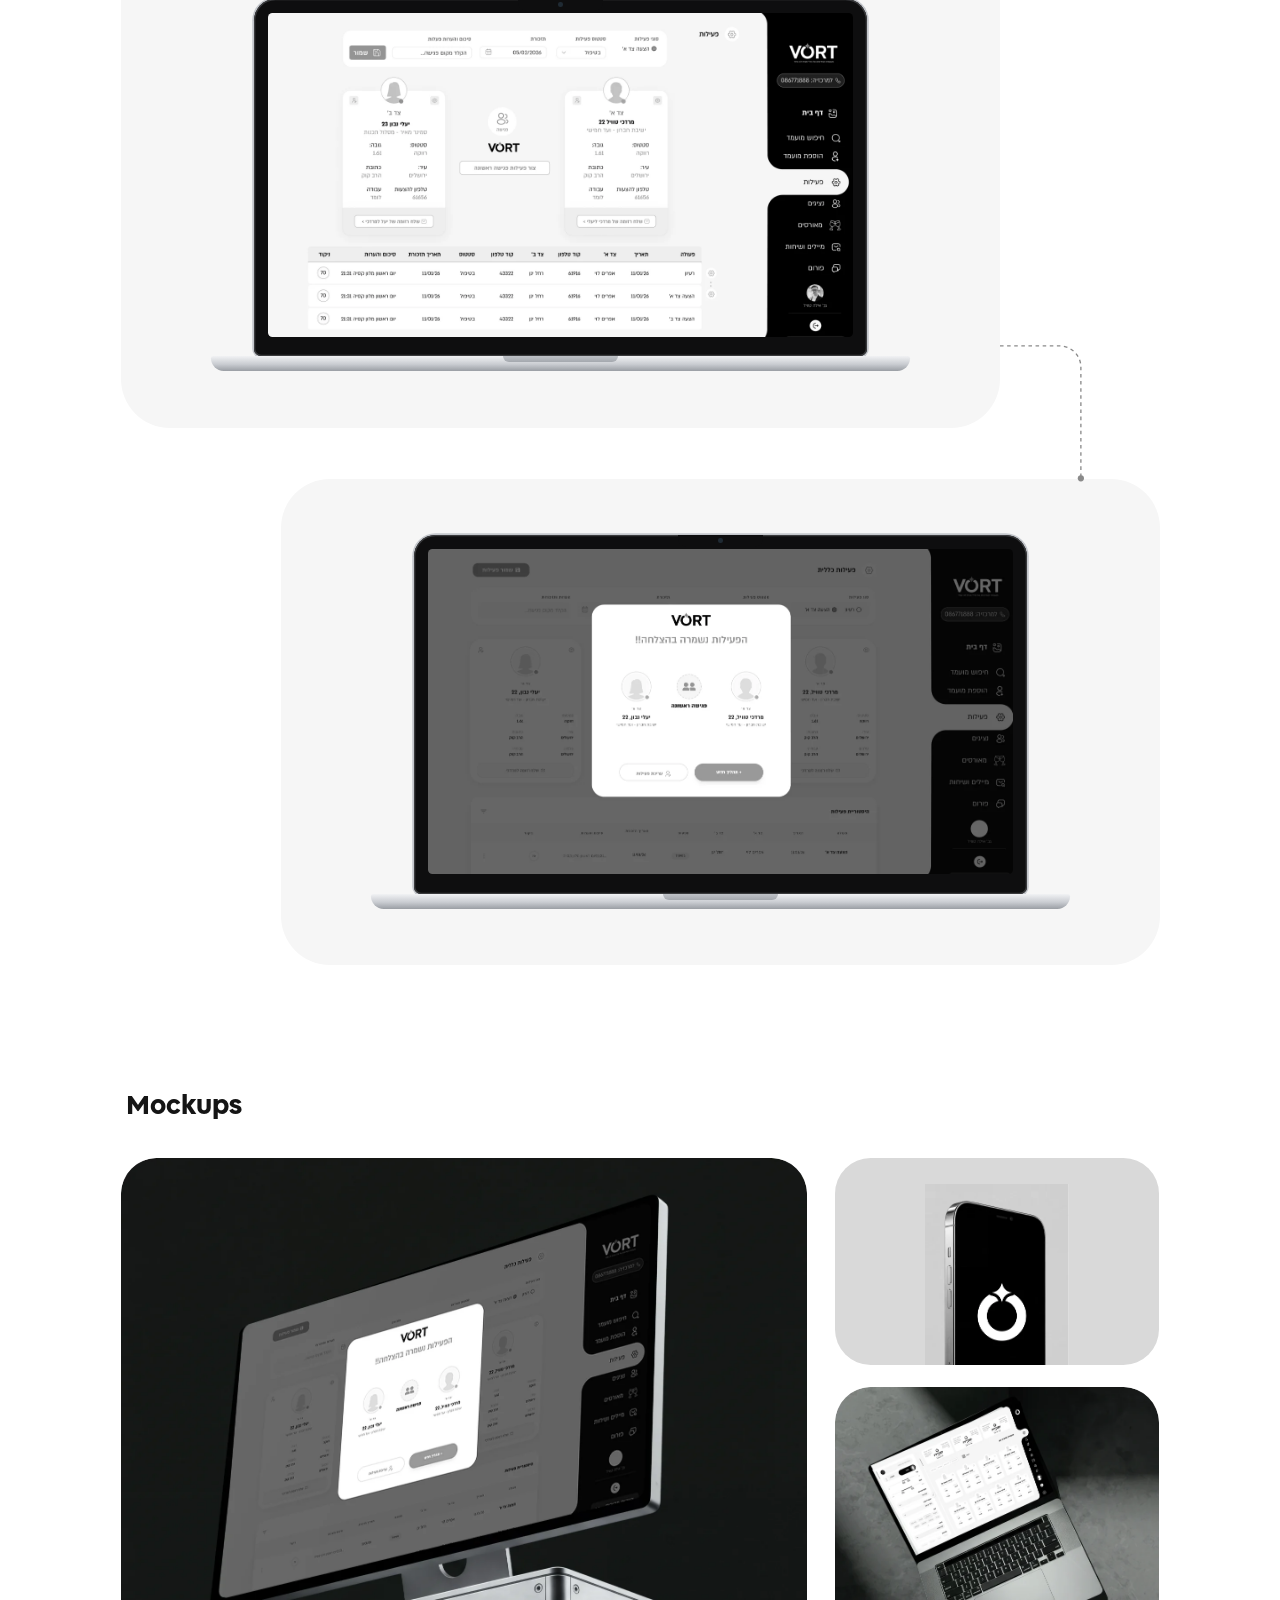
<file: vort/index.html>
<!doctype html>
<html lang="en">
<head>
<meta charset="utf-8">
<meta name="viewport" content="width=device-width, initial-scale=1">
<title>Vort Dating System — ayala</title>
<meta name="description" content="UX/UI case study: redesigning VORT, a matchmaking system that has helped over 1,600 couples build homes.">
<link rel="preconnect" href="https://fonts.googleapis.com">
<link rel="preconnect" href="https://fonts.gstatic.com" crossorigin>
<link href="https://fonts.googleapis.com/css2?family=Lexend:wght@300;400&display=swap" rel="stylesheet">
<link rel="stylesheet" href="vort.css">
<link rel="stylesheet" href="site-header.css">
</head>
<body>

<div class="progress" aria-hidden="true"><span></span></div>

<header class="sh" id="header">
  <div class="sh-row">
    <a class="sh-logo" href="../index.html" aria-label="Ayala – home">Ayala<span>.</span></a>
    <nav class="sh-nav" aria-label="Main">
      <a href="../index.html">Home</a>
      <a href="../index.html#about">About</a>
      <a href="../index.html#works">Works</a>
      <a href="../index.html#services">Services</a>
      <a href="../index.html#contact">Contact</a>
    </nav>
    <div class="sh-actions">
      <button class="sh-menu" type="button" aria-label="Open menu" aria-expanded="false" aria-controls="sh-overlay"><span></span><span></span></button>
      <a class="sh-pill" href="https://wa.me/972534167936" target="_blank" rel="noopener">Let’s chat <span class="sh-wave" aria-hidden="true">👋</span></a>
    </div>
  </div>
</header>

<div class="sh-overlay" id="sh-overlay" hidden>
  <nav aria-label="Menu">
    <a href="../index.html"><small>01</small>Home</a>
    <a href="../index.html#about"><small>02</small>About</a>
    <a href="../index.html#works"><small>03</small>Works</a>
    <a href="../index.html#services"><small>04</small>Services</a>
    <a href="../index.html#contact"><small>05</small>Contact</a>
  </nav>
</div>

<div class="page" id="page">
<div class="wrap">

  <!-- ============ HERO ============ -->
  <div class="tags">
    <span>UX/UI</span><span>UX Research</span><span>Web App</span><span>Desktop</span><span>Matchmaking System</span>
  </div>

  <section class="hero" id="hero">
    <div class="hero-card">
      <h1 class="hero-title"><span class="line"><span>Vort</span></span><span class="line"><span>Dating System</span></span></h1>
      <p class="hero-sub r" style="--d:3">Vort has helped over 1,600 couples build homes rooted in community values.</p>
      <div class="r" style="--d:4"><a class="hero-btn magnetic" href="#screens"><span>View the App</span></a></div>
    </div>
    <div class="hero-img"><div class="hero-move"><img class="lap" src="assets/hero-lap.webp" alt="" width="607" height="390"><img class="scr" src="assets/hero-scr.webp" alt="Vort home page on a laptop" width="401" height="246"></div></div>
  </section>

  <div class="meta r">
    <div><small>Client</small><b>VORT Matchmaking</b></div>
    <div><small>Role</small><b>UX Research · UI Design</b></div>
    <div><small>Platform</small><b>Web · Desktop</b></div>
    <div><small>Year</small><b>2026</b></div>
  </div>

  <section class="features">
    <article class="feat r" style="--d:0">
      <div class="chip"><img src="assets/icon-ask.svg" alt=""></div>
      <span class="eyebrow">WHO</span>
      <h3>Matchmakers &amp; families</h3>
      <p>Over 1,000 matchmakers, community representatives, candidates and parents who use the system every day.</p>
    </article>
    <article class="feat r" style="--d:1">
      <div class="chip"><img src="assets/icon-phone.svg" alt=""></div>
      <span class="eyebrow">WHAT</span>
      <h3>A matchmaking system</h3>
      <p>A web platform for managing candidates, proposals, activities and engagements – from first match to mazal tov.</p>
    </article>
    <article class="feat r" style="--d:2">
      <div class="chip"><img src="assets/icon-users.svg" alt=""></div>
      <span class="eyebrow">WHY</span>
      <h3>Less overload, more clarity</h3>
      <p>The old system was dense and table-based. The goal: a clear, intuitive interface that makes daily work faster.</p>
    </article>
  </section>

  <!-- ============ ABOUT ============ -->
  <section class="about">
    <div class="card dark logo-card r"><img src="assets/logo.webp" alt="VORT logo" width="264" height="120"></div>
    <div class="about-text r">
      <h2>About VORT</h2>
      <p>VORT is a technological matchmaking platform that combines the personal, discreet guidance of over 1,000 matchmakers and community representatives. Operating under the guidance of leading rabbis, it manages a high-quality, filtered database that has helped found more than 1,600 homes – while carefully preserving the community’s values.</p>
    </div>
    <div class="card grey2 about-mon zoom r" style="--d:1"><img src="assets/about-monitor.webp" alt="VORT home screen on a monitor" width="323" height="556"></div>
  </section>
  <img class="tablet-big r" src="assets/tablet-big.webp" alt="VORT candidates screen on a tablet" width="896" height="581" loading="lazy">

  <!-- ============ CHALLENGE ============ -->
  <section class="challenge">
    <div class="ch-head r">
      <span class="num">01</span>
      <h2>The challenge</h2>
      <p>The old system had an outdated, inconvenient interface. The challenge was to turn a complex, cluttered system into a clear, organized and easy-to-use one.</p>
    </div>
    <div class="ch-list">
      <div class="ch-item r"><h4>Spreadsheet-like screens</h4><p>Long, dense lists that felt like an Excel sheet, with no room for the eye to rest.</p></div>
      <div class="ch-item r"><h4>Too many fields, no grouping</h4><p>Dozens of fields displayed together, without clear groups of information.</p></div>
      <div class="ch-item r"><h4>A non-intuitive experience</h4><p>Inconsistent areas and crowded toolbars made the main actions hard to find.</p></div>
      <div class="ch-item r"><h4>No visual hierarchy</h4><p>Little use of icons, color or separators – so nothing important stood out.</p></div>
    </div>
  </section>

  <section class="problem" aria-label="Problem details in the old system">
    <p class="watermark" data-drift="1" aria-hidden="true">Problem details</p>
    <img class="problem-mon r" src="assets/problem-monitor.webp" alt="The old VORT system on a monitor" width="856" height="696" loading="lazy">
    <div class="callout-layer" data-io>
      <span class="c-line" style="left:615px;top:107px;height:30px"></span>
      <span class="c-line" style="left:352px;top:85px;height:100px"></span>
      <span class="c-line h" style="left:196px;top:137px;width:56px"></span>
      <p class="callout" style="left:785px;top:0;--i:0"><b>Top bar</b> – many buttons and actions create visual clutter and make it hard to identify the main actions.</p>
      <p class="callout" style="left:217px;top:5px;--i:1"><b>Design consistency</b> – inconsistency between different areas of the system creates a non-intuitive user experience.</p>
      <p class="callout" style="left:495px;top:27px;--i:2"><b>Tabs area</b> – a large number of tabs without a clear hierarchy, making orientation difficult.</p>
      <p class="callout" style="left:0;top:110px;--i:3"><b>Visual usability</b> – little use of icons, colors and visual separators increases clutter and harms readability.</p>
      <p class="callout" style="left:886px;top:222px;--i:4"><b>The form</b> – many fields displayed together without clear grouping of information.</p>
      <p class="callout" style="left:21px;top:318px;--i:5"><b>Screen structure</b> – a lot of information on one screen creates clutter and makes quick scanning difficult.</p>
    </div>
  </section>

  <!-- ============ RESEARCH ============ -->
  <section class="market">
    <div class="sec-head r"><span class="num">02</span></div>
    <h3 class="r" style="margin-top:8px">Market research</h3>
    <div class="m-row">
      <article class="m-card r" style="--d:0"><img src="assets/logo-besorot.webp" alt="Besorot Tovot logo" width="272" height="94" loading="lazy"><b>Besorot Tovot</b><p>is a platform for the Haredi community with an emphasis on dignity and conservatism</p></article>
      <article class="m-card r" style="--d:1"><img src="assets/logo-shadchan.webp" alt="HaShadchan logo" width="272" height="88" loading="lazy"><b>HaShadchan</b><p>is a technological matchmaking platform for the community, enabling searches for matches from a high-quality database alongside guidance from experienced matchmakers.</p></article>
      <article class="m-card r" style="--d:2"><img src="assets/logo-sheva.webp" alt="Sheva Brachot logo" width="272" height="84" loading="lazy"><b>Sheva Brachot</b><p>is a technological matchmaking platform for the Haredi and religious community</p></article>
    </div>
  </section>

  <section class="survey">
    <h3 class="r">User survey</h3>
    <div class="s-row">
      <div class="s-card donut r" data-chart style="--d:0" aria-label="Main pain points: cumbersome work 40%, information overload 30%, multiple windows 22%, no clear hierarchy 8%">
        <svg viewBox="0 0 220 220" data-segs="40:s1,30:s2,8:s4,22:s3"></svg>
        <div class="lbl" style="left:74px;top:52px"><b>22%</b>Multiple windows<i class="c3"></i></div>
        <div class="lbl" style="left:237px;top:46px"><b>40%</b>Cumbersome work<i class="c1"></i></div>
        <div class="lbl" style="left:74px;top:282px"><i class="c4" style="border:1px solid #ccc;margin:0 auto 4px"></i><b>8%</b>No clear hierarchy</div>
        <div class="lbl" style="left:237px;top:282px"><i class="c2" style="margin:0 auto 4px"></i><b>30%</b>Information overload</div>
      </div>
      <div class="s-card bars r" data-chart style="--d:1" aria-label="Problems reported in the old system">
        <div class="bar" style="--i:0"><em>42%</em><span class="c3" data-v="42"></span><small>Information display</small></div>
        <div class="bar" style="--i:1"><em>54%</em><span class="c1" data-v="54"></span><small>Multiple windows</small></div>
        <div class="bar" style="--i:2"><em>61%</em><span class="c2" data-v="61"></span><small>Lack of order</small></div>
        <div class="bar" style="--i:3"><em>72%</em><span class="c3" data-v="72"></span><small>Cumbersome workflow</small></div>
        <div class="bar" style="--i:4"><em>68%</em><span class="c1" data-v="68"></span><small>Complex navigation</small></div>
        <div class="bar" style="--i:5"><em>62%</em><span class="c2" data-v="62"></span><small>Information overload</small></div>
        <div class="bar" style="--i:6"><em>47%</em><span class="c3" data-v="47"></span><small>Cumbersome search</small></div>
      </div>
      <div class="s-card donut r" data-chart style="--d:2" aria-label="What users want: simple, fast search 33%, consolidated information 28%, fewer actions 25%, clear data organization 14%">
        <svg viewBox="0 0 220 220" data-segs="33:s2,28:s2b,14:s3,25:s1"></svg>
        <div class="lbl" style="left:83px;top:46px"><b>25%</b>Fewer actions<i class="c1"></i></div>
        <div class="lbl" style="left:248px;top:46px"><b>33%</b>Simple, fast search<i class="c2"></i></div>
        <div class="lbl" style="left:83px;top:282px"><i class="c3" style="margin:0 auto 4px"></i><b>14%</b>Clear data organization</div>
        <div class="lbl" style="left:248px;top:282px"><b>28%</b>Consolidated information display</div>
      </div>
    </div>
  </section>

  <!-- ============ WORK PROCESS ============ -->
  <section class="process">
    <div class="sec-head r"><span class="num">03</span><h2>Work process</h2></div>
    <i class="dash" data-io style="left:354px;height:346px"></i>
    <i class="dash" data-io style="left:767px;height:454px"></i>
    <i class="dash" data-io style="left:1179px;height:531px"></i>
    <article class="pr-card r" style="left:0;height:278px;--d:0"><b>01</b><h4>Old system</h4><p>The client sent me all the screens of the old system. I organized them by order and logic – a slow process, since the screens were scattered and the navigation order was unclear.</p></article>
    <article class="pr-card r" style="left:411px;min-height:339px;--d:1"><b>02</b><h4>Re-specification</h4><p>I arranged the old system into an orderly working file, then specified the new system while keeping every important detail from the original.</p></article>
    <article class="pr-card r" style="left:821px;min-height:426px;--d:2"><b>03</b><h4>Redesign</h4><p>The client asked for colors that convey respect and conservatism, so I chose a black-and-gold palette and designed an aesthetic, dignified interface.</p></article>
  </section>

  <section class="old-card r">
    <h3>Organizing the old system</h3>
    <p>Every screen of the old system, mapped and grouped by flow before any design work began.</p>
    <div class="map"><img src="assets/oldsys-map.webp" alt="Map of all old-system screens grouped by flow" width="1056" height="499" loading="lazy"></div>
  </section>

  <!-- ============ USER FLOW ============ -->
  <section class="flow">
    <div class="sec-head r"><span class="num">04</span><h2>User flow</h2></div>
    <div class="flow-wrap"><img class="flow-img r" src="assets/userflow.webp" alt="User flow: login, matchmaker or candidate/parent home page, candidate search, add candidate, activity, matchmaking process, representatives, engaged, emails &amp; calls" width="1128" height="443" loading="lazy"></div>
  </section>

  <!-- ============ UX SPEC ============ -->
  <section class="ux">
    <div class="sec-head r"><span class="num">05</span><h2>UX specification</h2><p>I mapped the users and analyzed their workflows, defined a new navigation structure, reorganized the information and planned simpler, more efficient flows.</p></div>
    <div class="shot ux-banner r"><img src="assets/ux-banner.webp" alt="New VORT screens on tablets" width="1168" height="612" loading="lazy"></div>
    <div class="spec-row">
      <div class="txt r">
        <h3 class="h3">From tables to cards</h3>
        <p>The old table view was replaced with a modern Card-Based Design. Information appears in clear cards alongside supporting icons – creating a clearer visual hierarchy, better scannability and intuitive, efficient navigation.</p>
      </div>
      <div class="shot r" style="--d:1"><img src="assets/spec-visual.webp" alt="Candidate cards on a tablet" width="608" height="520" loading="lazy"></div>
    </div>
  </section>

  <!-- ============ BEFORE / AFTER ============ -->
  <section class="ba" aria-label="Before and after">
    <p class="watermark" data-drift="-1" aria-hidden="true">Before / After</p>
    <div class="mac ba-mac r"><div class="mac-lid"><span class="mac-cam"></span>
    <div class="ba-screen" id="ba" role="slider" tabindex="0" aria-label="Drag to compare the old and new system" aria-valuemin="0" aria-valuemax="100" aria-valuenow="52">
      <img class="ba-after" src="assets/ba-after.webp" alt="New VORT system" width="802" height="509" loading="lazy">
      <div class="ba-before-wrap"><img src="assets/ba-before.webp" alt="Old system" width="414" height="509" loading="lazy"></div>
      <div class="ba-handle"><i></i></div>
    </div>
    </div><div class="mac-base"><i></i></div></div>
    <div class="ba-tags"><span>BEFORE</span><span>DRAG TO COMPARE</span><span>AFTER</span></div>
  </section>

  <!-- ============ ADD CANDIDATE ============ -->
  <section class="duo add">
    <h3 class="t r" style="left:14px;top:0">Add candidate</h3>
    <img class="add-tablet r" src="assets/add-tablet.webp" alt="New Add Candidate screen on a tablet" width="583" height="593" loading="lazy">
    <div class="card grey2 add-card r" style="--d:1">
      <img class="mon" src="assets/add-old-bg.webp" alt="" width="470" height="374" loading="lazy">
      <img class="scr" src="assets/add-old-monitor.webp" alt="Old Add Candidate screen" width="415" height="238" loading="lazy">
    </div>
    <div class="cap r" style="left:650px;top:509px"><h4>Add Candidate – Problem</h4><p>The information is displayed in a dense table without visual hierarchy, making it hard to scan quickly and understand the candidates’ status.</p></div>
    <div class="cap r" style="left:0;top:667px"><h4>Add Candidate – Solution</h4><p>Organized cards, filtered by process order, for a quick and comfortable understanding of the work.</p></div>
  </section>

  <!-- ============ ACTIVITY ============ -->
  <section class="duo act">
    <h3 class="t r" style="left:5px;top:0">Activity page</h3>
    <img class="act-new r" src="assets/act-new.webp" alt="New Activity page on a laptop" width="541" height="418" loading="lazy">
    <img class="act-old r" src="assets/act-old.webp" alt="Old Activity page on a laptop" width="573" height="426" style="--d:1" loading="lazy">
    <div class="cap r" style="left:0;top:512px"><h4>Activity Page – Solution</h4><p>A design with clear cards and visual hierarchy, accessible information and actions enables fast navigation and understanding of candidates’ status, so the user can see the matchmaking process at a glance in a simple, intuitive way.</p></div>
    <div class="cap r" style="left:601px;top:576px"><h4>Activity Page – Problem</h4><p>The interface is dense and table-like, making it hard to track candidates and understand their status quickly.</p></div>
  </section>

  <div class="card form-card r">
    <img class="bg" src="assets/form-bg.webp" alt="" width="1167" height="672" loading="lazy">
    <img class="mon" src="assets/form-screen.webp" alt="New Add Candidate form, step by step, with categorized cards" width="650" height="360" loading="lazy">
    <span class="anno" style="left:420px;top:86px">Save Draft</span>
    <span class="anno-line v" style="left:467px;top:104px;height:48px"></span>
    <span class="anno" style="left:146px;top:163px">Form filler’s name</span>
    <span class="anno-line" style="left:256px;top:170px;width:82px"></span>
    <span class="anno" style="left:146px;top:322px">Cards organized by categories</span>
    <span class="anno-line" style="left:300px;top:329px;width:142px"></span>
    <span class="anno" style="left:218px;top:468px">Continue</span>
    <span class="anno-line" style="left:273px;top:475px;width:71px"></span>
  </div>

  <!-- ============ DESIGN SYSTEM ============ -->
  <section class="ds">
    <div class="sec-head r"><span class="num">06</span><h2>Design System</h2></div>
    <div class="ds-grid">
      <div>
        <div class="swatches r" id="swatches">
          <button class="sw sw-dark" data-hex="#272727"><span>272727</span></button>
          <button class="sw sw-mid" data-hex="#E4E4E4"><span>E4E4E4</span></button>
          <button class="sw sw-light" data-hex="#F7F7F7"><span>F7F7F7</span></button>
        </div>
        <p class="icone r">icons</p>
        <div class="icon-row r">
          <div class="icons-card">
            <img src="assets/icons-grid.webp" alt="VORT icon set" width="178" height="203" style="left:69px;top:39px">
            <img src="assets/icons-col.webp" alt="" width="24" height="204" style="left:289px;top:38px">
          </div>
          <div class="app-icons">
            <div class="app-icon l"><img src="assets/appicon-1.webp" alt="VORT app icon" width="45" height="52"></div>
            <div class="app-icon d"><img src="assets/appicon-1.webp" alt="VORT app icon, dark" width="45" height="52"></div>
          </div>
        </div>
      </div>
      <div class="typo r">
        <p class="t-label">typography</p>
        <p class="t-big">almoni</p>
        <p class="t-row">almoni Black · 44 · Titles</p>
        <p class="t-row">almoni Bold · 20 · Headings</p>
        <p class="t-row">almoni Regular · 16 · Body</p>
        <p class="t-row">almoni SemiBold · 14 · Labels</p>
        <p class="t-heb" dir="rtl" lang="he">אבגדהוזחטיכלמנסעפצקרשת</p>
        <p class="t-row" style="white-space:pre">Aa Bb Cc Dd Ee Ff Gg   1234567890</p>
      </div>
    </div>
    <p class="comp-label r">components</p>
    <div class="components r">
      <img class="full" src="assets/components.webp" alt="VORT UI components: search filters, candidate cards, matchmaker stats, tabs and status steps" width="1170" height="566" loading="lazy">
      <img class="tabs" src="assets/components-tabs.webp" alt="" width="456" height="76" style="left:548px;top:218px" loading="lazy">
    </div>
  </section>

  <!-- ============ SCREENS ============ -->
  <section class="screens" id="screens">
    <div class="sec-head r"><span class="num">07</span><h2>Screens</h2></div>

    <svg class="conn" style="left:989px;top:619px" width="95" height="154" viewBox="0 0 95 154" aria-hidden="true"><path d="M0 1 H67 A24 24 0 0 1 91 25 V150"/><circle cx="91" cy="150" r="3.5"/></svg>
    <svg class="conn" style="left:85px;top:1223px" width="95" height="154" viewBox="0 0 95 154" aria-hidden="true"><path d="M95 1 H28 A24 24 0 0 0 4 25 V150"/><circle cx="4" cy="150" r="3.5"/></svg>
    <svg class="conn" style="left:989px;top:1827px" width="95" height="154" viewBox="0 0 95 154" aria-hidden="true"><path d="M0 1 H67 A24 24 0 0 1 91 25 V150"/><circle cx="91" cy="150" r="3.5"/></svg>

    <div class="scr-card r" style="left:0;top:166px"><div class="mac"><div class="mac-lid"><span class="mac-cam"></span><img class="mac-scr" src="assets/scr-1.webp" alt="Home page – new candidates" width="1194" height="739" loading="lazy"></div><div class="mac-base"><i></i></div></div></div>
    <div class="scr-card r" style="left:180px;top:770px"><div class="mac"><div class="mac-lid"><span class="mac-cam"></span><img class="mac-scr" src="assets/scr-2.webp" alt="Add new candidate form" width="1338" height="752" loading="lazy"></div><div class="mac-base"><i></i></div></div></div>
    <div class="scr-card r" style="left:0;top:1374px"><div class="mac"><div class="mac-lid"><span class="mac-cam"></span><img class="mac-scr" src="assets/scr-3.webp" alt="Activity page" width="1394" height="772" loading="lazy"></div><div class="mac-base"><i></i></div></div></div>
    <div class="scr-card r" style="left:180px;top:1978px"><div class="mac"><div class="mac-lid"><span class="mac-cam"></span><img class="mac-scr" src="assets/scr-4.webp" alt="Activity saved confirmation" width="1311" height="730" loading="lazy"></div><div class="mac-base"><i></i></div></div></div>
  </section>

  <!-- ============ MOCKUPS ============ -->
  <section class="mockups">
    <h2 class="r">Mockups</h2>
    <div class="mk-grid">
      <div class="mk r"><img src="assets/mock-monitor.webp" alt="VORT on a monitor" width="772" height="577" loading="lazy"></div>
      <div class="mk-col">
        <div class="mk mk-phone r" style="--d:1"><img src="assets/mock-phone.webp" alt="VORT app icon on a phone" width="162" height="205" loading="lazy"></div>
        <div class="mk r" style="--d:2"><img src="assets/mock-laptop.webp" alt="VORT home page on a laptop" width="365" height="320" loading="lazy"></div>
      </div>
    </div>
  </section>

  <!-- ============ NEXT ============ -->
  <section class="next r">
    <div>
      <small>NEXT PROJECT</small>
      <a class="big" href="https://74ayalam-svg.github.io/police-rabbinate/">Police Rabbinate App <span aria-hidden="true">⟶</span></a>
    </div>
    <a class="back" href="../index.html#works">← All works</a>
  </section>

</div>
</div>

<div class="toast" id="toast">Copied</div>
<script src="site-header.js"></script>
<script src="vort.js"></script>
</body>
</html>
</file>
<file: styles.css>
/* Ploni (local) – Ayala's brand font */
@font-face { font-family: "Ploni"; src: url("fonts/ploni-regular-aaa.otf") format("opentype"); font-weight: 400; font-display: swap; }
@font-face { font-family: "Ploni"; src: url("fonts/ploni-medium-aaa.otf") format("opentype"); font-weight: 500; font-display: swap; }
@font-face { font-family: "Ploni"; src: url("fonts/ploni-demibold-aaa.otf") format("opentype"); font-weight: 600; font-display: swap; }

:root {
  --bg: #e5e9eb;
  --surface: #ffffff;
  --soft: #f2f7f9;
  --ink: #000;
  --muted: #a9acad;
  --line: rgba(0, 0, 0, .1);
  --accent: #4b4ee4;
  --radius: 32px;
  --font: "Ploni", "Heebo", system-ui, sans-serif;
  --ease: cubic-bezier(.22, .61, .36, 1);
}

*, *::before, *::after { box-sizing: border-box; }
html { scroll-behavior: smooth; scroll-padding-top: 96px; }
body {
  margin: 0;
  background: var(--bg);
  color: var(--ink);
  font-family: var(--font);
  font-size: 20px;
  line-height: 1.2;
  letter-spacing: -.02em;
  -webkit-font-smoothing: antialiased;
  overflow-x: hidden;
}
img { display: block; max-width: 100%; height: auto; }
a { color: inherit; text-decoration: none; }
h1, h2, h3, p, dl, dd, ol { margin: 0; padding: 0; }
h1, h2, h3 { font-weight: 500; }

.container { width: min(1305px, calc(100% - 64px)); margin-inline: auto; }
.section { padding-block: 120px; }

/* ---------- Small atoms ---------- */
.dot { display: inline-block; width: 8px; height: 8px; border-radius: 50%; background: currentColor; flex-shrink: 0; }
.label, .tag { display: inline-flex; align-items: center; gap: 10px; font-weight: 500; font-size: 20px; }
.tag { font-size: 18px; }
.muted { color: var(--muted); }

.pill {
  position: relative; isolation: isolate; overflow: hidden;
  display: inline-flex; align-items: center; gap: 8px;
  height: 49px; padding: 0 24px;
  border-radius: 500px;
  font-size: 18px; font-weight: 500; white-space: nowrap;
  transition: color .35s var(--ease);
}
.pill::before {
  content: ""; position: absolute; inset: 0; z-index: -1;
  border-radius: inherit;
  transform: translateY(101%);
  transition: transform .35s var(--ease);
}
.pill:hover::before { transform: translateY(0); }
.pill--light { background: var(--bg); color: var(--ink); }
.pill--light::before { background: var(--ink); }
.pill--light:hover { color: #fff; }
.pill--dark { background: var(--ink); color: #fff; }
.pill--dark::before { background: var(--accent); }

/* ---------- Header ---------- */
.site-header {
  position: sticky; top: 0; z-index: 50;
  transition: background .3s, box-shadow .3s;
}
.site-header.is-scrolled {
  background: rgba(229, 233, 235, .82);
  backdrop-filter: blur(14px);
  -webkit-backdrop-filter: blur(14px);
  box-shadow: 0 1px 0 var(--line);
}
.header-row {
  height: 88px;
  display: grid; grid-template-columns: 1fr auto 1fr; align-items: center;
}
.logo {
  font-family: "Lexend", sans-serif; font-weight: 300;
  font-size: 30px; letter-spacing: 0;
  justify-self: start;
}
.logo span { color: var(--accent); }
.nav { display: flex; gap: 40px; font-size: 16px; }
.nav a { position: relative; padding-block: 4px; }
.nav a::after {
  content: ""; position: absolute; left: 0; right: 0; bottom: 0; height: 1px;
  background: currentColor; transform: scaleX(0); transform-origin: right;
  transition: transform .35s var(--ease);
}
.nav a:hover::after, .nav a.is-active::after { transform: scaleX(1); transform-origin: left; }
.header-actions { justify-self: end; display: flex; align-items: center; gap: 16px; }
.site-header .pill--light { background: var(--surface); }
.menu-btn {
  width: 40px; height: 40px; border-radius: 50%;
  border: 1px solid var(--ink); background: transparent; cursor: pointer;
  display: grid; place-content: center; gap: 4px; padding: 0;
}
.menu-btn span { display: block; width: 14px; height: 1.5px; background: var(--ink); transition: transform .3s var(--ease); }
.menu-btn[aria-expanded="true"] span:first-child { transform: translateY(2.75px) rotate(45deg); }
.menu-btn[aria-expanded="true"] span:last-child { transform: translateY(-2.75px) rotate(-45deg); }
.wave { display: inline-block; transform-origin: 70% 70%; }
.pill:hover .wave { animation: wave 1s ease-in-out; }
@keyframes wave { 0%,100% { transform: rotate(0); } 25% { transform: rotate(18deg); } 50% { transform: rotate(-8deg); } 75% { transform: rotate(14deg); } }

.menu-overlay {
  position: fixed; inset: 0; z-index: 40;
  background: var(--bg);
  padding-top: 120px;
  animation: fadeIn .3s var(--ease);
}
.menu-overlay[hidden] { display: none; }
.menu-overlay__inner { display: flex; flex-direction: column; }
.menu-overlay a {
  display: flex; align-items: baseline; gap: 20px;
  padding: 18px 0; border-bottom: 1px solid var(--line);
  font-size: clamp(36px, 6vw, 64px); font-weight: 500;
  transition: padding-left .35s var(--ease), color .2s;
}
.menu-overlay a:hover { padding-left: 16px; color: var(--accent); }
.menu-overlay small { font-size: 16px; color: var(--muted); font-weight: 400; }
@keyframes fadeIn { from { opacity: 0; } }

/* ---------- Hero ---------- */
.hero { min-height: calc(100svh - 88px); display: flex; flex-direction: column; }
.hero__inner {
  flex: 1;
  display: flex; flex-direction: column; align-items: center; justify-content: center;
  text-align: center; gap: 24px;
  padding-block: 80px 40px;
}
.eyebrow { font-size: 16px; color: var(--ink); }
.eyebrow span { color: var(--muted); }
.hero h1 { font-size: clamp(40px, 4.4vw, 64px); line-height: 1.08; letter-spacing: -.03em; max-width: 1000px; }
.scroll-down, .to-top {
  width: 48px; height: 48px; border-radius: 50%;
  background: var(--ink); color: #fff;
  display: grid; place-items: center;
  transition: transform .3s var(--ease), background .3s;
}
.scroll-down { margin-top: 56px; animation: bob 2.4s ease-in-out infinite; }
.scroll-down:hover, .to-top:hover { background: var(--accent); }
@keyframes bob { 50% { transform: translateY(6px); } }

.ticker { overflow: hidden; border-block: 1px solid var(--line); padding-block: 22px; }
.ticker__track { display: flex; width: max-content; animation: ticker 40s linear infinite; }
.ticker span {
  padding-right: 64px;
  font-size: clamp(22px, 2.4vw, 36px); font-weight: 500; text-transform: uppercase; white-space: nowrap;
}
@keyframes ticker { to { transform: translateX(-50%); } }

/* ---------- About ---------- */
.about__grid { display: grid; grid-template-columns: 1fr 2fr; gap: 40px; align-items: start; }
.about__grid .label { padding-top: 12px; }
.lead { font-size: clamp(30px, 2.8vw, 40px); line-height: 1.15; letter-spacing: -.02em; max-width: 860px; }
.about__text { margin-top: 32px; max-width: 620px; line-height: 1.35; color: #333; }
.about .pill { margin-top: 40px; }

/* ---------- Section heads ---------- */
.section-head { display: grid; grid-template-columns: 1fr 2fr; gap: 40px; align-items: start; margin-bottom: 72px; }
.section-head h2 { font-size: clamp(30px, 2.8vw, 40px); line-height: 1.15; }

/* ---------- Works ---------- */
.works { padding-top: 0; }
.works__card { background: var(--surface); border-radius: var(--radius); padding: 60px; }
.project {
  display: grid; grid-template-columns: minmax(0, 485px) minmax(0, 640px); justify-content: space-between; gap: 40px;
  padding-block: 60px; border-top: 1px solid var(--line);
}
.project__info { display: flex; flex-direction: column; justify-content: space-between; gap: 40px; }
.project h3 { margin-top: 24px; font-size: clamp(36px, 3.4vw, 48px); line-height: 1.08; letter-spacing: -.03em; }
.project h3 a { background: linear-gradient(currentColor, currentColor) 0 100% / 0 2px no-repeat; transition: background-size .4s var(--ease); }
.project h3 a:hover { background-size: 100% 2px; }
.project p { margin-top: 24px; max-width: 433px; line-height: 1.25; color: #222; }
.facts { display: grid; grid-template-columns: repeat(3, auto); justify-content: start; gap: 8px 40px; }
.facts div { display: flex; flex-direction: column; gap: 6px; }
.facts dt { font-size: clamp(28px, 2.6vw, 40px); font-weight: 500; letter-spacing: -.03em; }
.facts dd { font-size: 12px; font-weight: 500; color: var(--muted); text-transform: uppercase; letter-spacing: .02em; max-width: 120px; }
.explore {
  align-self: start; display: inline-flex; align-items: center; gap: 10px;
  font-size: 16px; font-weight: 500; padding-bottom: 4px;
  border-bottom: 1px solid currentColor;
  transition: gap .3s var(--ease), color .2s;
}
.explore:hover { gap: 16px; color: var(--accent); }
.project__img {
  display: block; aspect-ratio: 4 / 3; overflow: hidden;
  border-radius: var(--radius); background: var(--soft);
}
.project__img img { width: 100%; height: 100%; object-fit: cover; transition: transform .8s var(--ease); }
.project__img:hover img { transform: scale(1.04); }
.project__img--soon { position: relative; }
.project__img--soon:hover img { transform: none; }
.badge-soon {
  position: absolute; top: 24px; left: 24px;
  padding: 12px 22px; border-radius: 500px;
  background: #fff; color: #000;
  font-size: 18px; font-weight: 500; line-height: 1;
}
.explore--soon { color: var(--muted); border-bottom: 0; }
.explore--soon:hover { gap: 10px; color: var(--muted); }
.works__more { display: flex; justify-content: center; padding-top: 24px; }

/* ---------- Services ---------- */
.services__grid .section-head { margin-bottom: 40px; }
.services__list { list-style: none; border-top: 1px solid var(--line); }
.services__list li {
  display: grid; grid-template-columns: 1fr 2fr; gap: 40px; align-items: baseline;
  padding-block: 28px; border-bottom: 1px solid var(--line);
  font-size: clamp(26px, 2.6vw, 40px); font-weight: 500; letter-spacing: -.02em;
  transition: padding-left .35s var(--ease), color .2s;
}
.services__list li span { font-size: 16px; color: var(--muted); font-weight: 400; }
.services__list li:hover { color: var(--accent); }

/* ---------- Contact ---------- */
.contact-sec { padding-top: 0; }
.contact {
  background: var(--surface); border-radius: var(--radius);
  padding: 60px; display: grid; grid-template-columns: 1fr minmax(0, 560px); gap: 60px;
}
.contact h2 { margin-top: 24px; font-size: clamp(36px, 3.6vw, 52px); line-height: 1.08; letter-spacing: -.03em; }
.contact__line { font-size: 18px; transition: color .2s; }
.contact__line:hover { color: var(--accent); }
.contact__info > .contact__line { display: inline-block; margin-top: 40px; }
.contact__phones { display: flex; flex-wrap: wrap; gap: 8px 24px; margin-top: 12px; }

.contact-form { position: relative; display: grid; grid-template-columns: 1fr 1fr; gap: 0 24px; align-content: start; }
.contact-form label { display: flex; flex-direction: column; padding-top: 24px; border-bottom: 1px solid #d4d4d4; transition: border-color .2s; }
.contact-form label span { font-weight: 500; font-size: 16px; }
.contact-form input {
  width: 100%; border: 0; outline: 0; background: none;
  padding: 14px 0 10px; font: 400 16px var(--font); color: var(--ink);
}
.contact-form input::placeholder { color: #c4c4c4; }
.contact-form label:focus-within { border-bottom-color: var(--ink); }
.contact-form label.invalid { border-bottom-color: #e5484d; }
.btn-submit {
  grid-column: 1 / -1; margin-top: 36px; height: 60px;
  border: 0; border-radius: 500px; background: var(--ink); color: #fff;
  font: 500 18px var(--font); cursor: pointer; transition: background .3s;
}
.btn-submit:hover { background: var(--accent); }
.form-status { grid-column: 1 / -1; margin-top: 12px; font-size: 14px; }
.form-status:empty { display: none; }

/* ---------- Footer ---------- */
.site-footer { padding-block: 60px 32px; border-top: 1px solid var(--line); }
.footer__grid { display: grid; grid-template-columns: repeat(3, 1fr) 1.3fr; gap: 40px; padding-bottom: 72px; }
.footer__col { display: flex; flex-direction: column; gap: 12px; font-size: 18px; }
.footer__col a { width: fit-content; transition: color .2s; }
.footer__col a:hover { color: var(--accent); }
.footer__title { font-weight: 600; font-size: 20px; margin-bottom: 8px; }
.footer__cta p { margin: 4px 0 24px; color: #555; font-size: 18px; line-height: 1.35; max-width: 320px; }
.footer__bottom {
  display: flex; align-items: center; justify-content: space-between; gap: 24px;
  padding-top: 28px; border-top: 1px solid var(--line);
}
.footer__legal { display: flex; flex-wrap: wrap; align-items: center; gap: 8px 32px; font-size: 16px; color: rgba(0, 0, 0, .4); }
.footer__legal .tag { font-size: 16px; color: var(--ink); }

/* ---------- Reveal on scroll ---------- */
.js .reveal { opacity: 0; transform: translateY(28px); transition: opacity .9s var(--ease), transform .9s var(--ease); }
.js .reveal.is-in { opacity: 1; transform: none; }

@media (prefers-reduced-motion: reduce) {
  html { scroll-behavior: auto; }
  *, *::before, *::after { animation: none !important; transition: none !important; }
  .js .reveal { opacity: 1; transform: none; }
}

/* ---------- Tablet ---------- */
@media (max-width: 1100px) {
  .nav { gap: 24px; }
  .works__card, .contact { padding: 40px; }
  .project { grid-template-columns: 1fr 1.2fr; }
  .footer__grid { grid-template-columns: repeat(3, 1fr); }
  .footer__cta { grid-column: 1 / -1; }
}

/* ---------- Mobile ---------- */
@media (max-width: 860px) {
  .container { width: calc(100% - 32px); }
  .section { padding-block: 80px; }
  .header-row { height: 72px; grid-template-columns: auto 1fr; }
  .nav { display: none; }
  .header-actions .pill { display: none; }
  .logo { font-size: 26px; }
  .menu-overlay { padding-top: 96px; }

  .about__grid, .section-head, .services__list li { grid-template-columns: 1fr; gap: 20px; }
  .services__list li { gap: 6px; }
  .section-head { margin-bottom: 40px; }

  .works__card { padding: 28px 20px; border-radius: 24px; }
  .project { grid-template-columns: 1fr; padding-block: 40px; gap: 28px; }
  .project__img { order: -1; border-radius: 20px; }
  .badge-soon { top: 12px; left: 12px; padding: 8px 14px; font-size: 14px; }
  .facts { grid-template-columns: repeat(3, auto); justify-content: space-between; gap: 8px 12px; }
  .facts dt { font-size: 22px; white-space: nowrap; }
  .facts dd { font-size: 11px; }

  .contact { grid-template-columns: 1fr; padding: 32px 20px; gap: 32px; border-radius: 24px; }
  .contact-form { grid-template-columns: 1fr; }

  .footer__grid { grid-template-columns: 1fr 1fr; gap: 40px 24px; padding-bottom: 48px; }
  .footer__bottom { flex-wrap: wrap; }
  .footer__legal { order: 3; width: 100%; }
}
</file>
<file: vort/site-header.css>
/* Site header — same design as the portfolio home page header.
   Self-contained (sh- prefix) so it can sit on any case-study page. */
.sh{position:sticky;top:0;z-index:60;font-family:"Ploni","Heebo",system-ui,sans-serif;color:#000;letter-spacing:-.02em;transition:background .3s,box-shadow .3s}
.sh.is-scrolled{background:rgba(255,255,255,.82);backdrop-filter:blur(14px);-webkit-backdrop-filter:blur(14px);box-shadow:0 1px 0 rgba(0,0,0,.08)}
.sh-row{width:min(1305px,calc(100% - 64px));margin-inline:auto;height:88px;display:grid;grid-template-columns:1fr auto 1fr;align-items:center}
.sh-logo{justify-self:start;font-family:"Lexend",sans-serif;font-weight:300;font-size:30px;letter-spacing:0;color:#000;text-decoration:none}
.sh-logo span{color:#4b4ee4}
.sh-nav{display:flex;gap:40px;font-size:16px}
.sh-nav a{position:relative;padding-block:4px;color:inherit;text-decoration:none}
.sh-nav a::after{content:"";position:absolute;left:0;right:0;bottom:0;height:1px;background:currentColor;transform:scaleX(0);transform-origin:right;transition:transform .35s cubic-bezier(.22,.61,.36,1)}
.sh-nav a:hover::after{transform:scaleX(1);transform-origin:left}
.sh-actions{justify-self:end;display:flex;align-items:center;gap:16px}
.sh-menu{width:40px;height:40px;border-radius:50%;border:1px solid #000;background:transparent;cursor:pointer;display:grid;place-content:center;gap:4px;padding:0}
.sh-menu span{display:block;width:14px;height:1.5px;background:#000;transition:transform .3s cubic-bezier(.22,.61,.36,1)}
.sh-menu[aria-expanded="true"] span:first-child{transform:translateY(2.75px) rotate(45deg)}
.sh-menu[aria-expanded="true"] span:last-child{transform:translateY(-2.75px) rotate(-45deg)}
.sh-pill{position:relative;isolation:isolate;overflow:hidden;display:inline-flex;align-items:center;gap:8px;height:49px;padding:0 24px;border-radius:500px;background:#fff;color:#000;font-size:18px;font-weight:500;white-space:nowrap;text-decoration:none;box-shadow:0 0 0 1px rgba(0,0,0,.06);transition:color .35s cubic-bezier(.22,.61,.36,1)}
.sh-pill::before{content:"";position:absolute;inset:0;z-index:-1;border-radius:inherit;background:#000;transform:translateY(101%);transition:transform .35s cubic-bezier(.22,.61,.36,1)}
.sh-pill:hover{color:#fff}
.sh-pill:hover::before{transform:translateY(0)}
.sh-wave{display:inline-block;transform-origin:70% 70%}
.sh-pill:hover .sh-wave{animation:sh-wave 1s ease-in-out}
@keyframes sh-wave{0%,100%{transform:rotate(0)}25%{transform:rotate(18deg)}50%{transform:rotate(-8deg)}75%{transform:rotate(14deg)}}

.sh-overlay{position:fixed;inset:0;z-index:55;background:#e5e9eb;padding-top:120px;font-family:"Ploni","Heebo",system-ui,sans-serif;letter-spacing:-.02em;animation:sh-fade .3s cubic-bezier(.22,.61,.36,1)}
.sh-overlay[hidden]{display:none}
.sh-overlay nav{width:min(1305px,calc(100% - 64px));margin-inline:auto;display:flex;flex-direction:column}
.sh-overlay a{display:flex;align-items:baseline;gap:20px;padding:18px 0;border-bottom:1px solid rgba(0,0,0,.1);font-size:clamp(36px,6vw,64px);font-weight:500;color:#000;text-decoration:none;transition:padding-left .35s cubic-bezier(.22,.61,.36,1),color .2s}
.sh-overlay a:hover{padding-left:16px;color:#4b4ee4}
.sh-overlay small{font-size:16px;color:#a9acad;font-weight:400}
@keyframes sh-fade{from{opacity:0}}

@media (max-width:1100px){.sh-nav{gap:24px}}
@media (max-width:860px){
  .sh-row{height:72px;grid-template-columns:auto 1fr;width:calc(100% - 32px)}
  .sh-nav,.sh-actions .sh-pill{display:none}
}
</file>
<file: vort/vort.css>
/* ============ Ploni ============ */
@font-face{font-family:"Ploni";src:url("fonts/ploni-light-aaa.otf") format("opentype");font-weight:300;font-display:swap}
@font-face{font-family:"Ploni";src:url("fonts/ploni-regular-aaa.otf") format("opentype");font-weight:400;font-display:swap}
@font-face{font-family:"Ploni";src:url("fonts/ploni-medium-aaa.otf") format("opentype");font-weight:500;font-display:swap}
@font-face{font-family:"Ploni";src:url("fonts/ploni-demibold-aaa.otf") format("opentype");font-weight:600;font-display:swap}
@font-face{font-family:"Ploni";src:url("fonts/ploni-bold-aaa.otf") format("opentype");font-weight:700;font-display:swap}
@font-face{font-family:"Ploni";src:url("fonts/ploni-ultrabold-aaa.otf") format("opentype");font-weight:800;font-display:swap}
@font-face{font-family:"Ploni";src:url("fonts/ploni-black-aaa.otf") format("opentype");font-weight:900;font-display:swap}

:root{
  --ink:#151515;
  --dark:#272727;
  --grey:#f6f6f6;
  --grey2:#f5f5f5;
  --mid:#e4e4e4;
  --body:#5e5e5e;
  --muted:#919191;
  --beige:#ece6da;
  --gold:#a8844a;
  --ease:cubic-bezier(.22,1,.36,1);
  --z:1;
}
*{box-sizing:border-box;margin:0;padding:0}
html{scroll-behavior:smooth;background:#fff}
body{font-family:"Ploni",system-ui,sans-serif;color:var(--ink);background:#fff;overflow-x:hidden;-webkit-font-smoothing:antialiased}
img{display:block;max-width:none}
a{color:inherit;text-decoration:none}
button{font:inherit;border:0;background:none;cursor:pointer;color:inherit}

/* the design canvas is 1440 wide; scaled down by JS between 900–1440 */
.page{width:1440px;margin:0 auto;zoom:var(--z);padding-bottom:40px}
.wrap{width:1168px;margin:0 auto;position:relative}
.abs{position:absolute}

.progress{position:fixed;inset:0 0 auto 0;height:3px;z-index:100;pointer-events:none}
.progress span{display:block;height:100%;width:100%;background:var(--ink);transform-origin:0 50%;transform:scaleX(0)}

/* reveal */
.r{opacity:0}
.r.in{animation:rv 1s var(--ease) calc(var(--d,0) * 90ms) both}
@keyframes rv{from{opacity:0;translate:0 34px}to{opacity:1;translate:0 0}}

/* ============ hero ============ */
.tags{display:flex;gap:8px;margin-top:158px}
.tags span{background:#f3f3f1;border-radius:100px;padding:8px 14px;font-size:13px;font-weight:500;color:#333;line-height:17px;transition:background .3s,color .3s}
.tags span:hover{background:var(--ink);color:#fff}
.hero{position:relative;margin-top:31px;margin-left:-1px;width:1169px;height:549px}
.hero-card{position:absolute;inset:0;background:var(--dark);border-radius:55px;padding:92px 0 0 82px;color:#fff;overflow:hidden}
.hero-card::before{content:"";position:absolute;width:560px;height:560px;border-radius:50%;background:radial-gradient(circle,rgba(255,255,255,.1),transparent 65%);left:var(--mx,70%);top:var(--my,40%);transform:translate(-50%,-50%);pointer-events:none;transition:left .6s var(--ease),top .6s var(--ease)}
.hero-title{font-size:80px;line-height:1.1;font-weight:600;white-space:nowrap;position:relative}
.hero-title .line{display:block;overflow:hidden;padding-bottom:2px}
.hero-title .line>span{display:inline-block;transform:translateY(105%);transition:transform 1.1s var(--ease)}
.hero-title .line:nth-child(2)>span{transition-delay:.12s}
.loaded .hero-title .line>span{transform:none}
.hero-sub{font-size:24px;line-height:1.3;width:440px;margin-top:14px;position:relative}
.hero-btn{position:relative;display:inline-flex;align-items:center;justify-content:center;width:180px;height:49px;border:1px solid #fff;border-radius:97px;margin-top:44px;font-size:20px;line-height:1.3;overflow:hidden;isolation:isolate;transition:color .35s}
.hero-btn::before{content:"";position:absolute;inset:0;background:#fff;border-radius:inherit;transform:translateY(101%);transition:transform .45s var(--ease);z-index:-1}
.hero-btn:hover{color:var(--ink)}
.hero-btn:hover::before{transform:none}
.hero-img{position:absolute;left:562px;top:98px;width:607px;height:390px;pointer-events:none;overflow:hidden;border-radius:0 0 55px 0}
.hero-move{position:absolute;inset:0;opacity:0;transform:translate3d(60px,30px,0);transition:opacity 1.2s var(--ease) .25s,transform 1.4s var(--ease) .25s}
.loaded .hero-move{opacity:1;transform:translate3d(var(--px,0px),var(--py,0px),0)}
.hero-move .lap{position:absolute;left:0;top:0;width:607px;height:390px}
.hero-move .scr{position:absolute;left:143px;top:75.5px;width:401px;height:246px}

/* meta strip */
.meta{display:flex;margin:62px 0 0 7px;width:1153px;height:91px;border:1px solid #ddd;border-radius:76px;padding:22px 0 0 55px}
.meta div{width:282px;display:flex;flex-direction:column}
.meta small{font-size:14px;line-height:1.6;font-weight:300;color:#6b6b6b}
.meta b{font-size:17px;line-height:1.4;font-weight:400;color:var(--ink)}

/* features */
.features{display:flex;gap:24px;margin-top:51px}
.feat{flex:1;padding:32px;display:flex;flex-direction:column;gap:12px;border-radius:20px;transition:background .4s}
.feat:hover{background:var(--grey)}
.chip{width:64px;height:64px;border-radius:19px;background:var(--ink);display:grid;place-items:center;transition:transform .5s var(--ease),background .4s}
.chip img{width:32px;height:32px}
.feat:hover .chip{transform:translateY(-4px) rotate(-6deg);background:var(--gold)}
.eyebrow{font-size:14px;line-height:1.5;font-weight:700;letter-spacing:1.4px;color:var(--muted);display:block}
.feat h3{font-size:24px;line-height:1.25;font-weight:700;color:var(--ink)}
.feat p{font-size:18px;line-height:1.6;color:var(--muted);max-width:290px}

/* ============ shared ============ */
.card{position:relative;border-radius:55px;overflow:hidden}
.card.dark{background:var(--dark)}
.card.grey{background:var(--grey)}
.card.grey2{background:var(--grey2)}
.card>img{position:absolute}
.zoom>img{transition:scale .9s var(--ease)}
.zoom:hover>img{scale:1.03}
.shot{border-radius:40px;overflow:hidden}
.shot img{width:100%;height:auto;transition:scale .9s var(--ease)}
.shot:hover img{scale:1.02}

.sec-head{display:flex;flex-direction:column}
.num{font-size:18px;line-height:1.5;font-weight:700;letter-spacing:2.16px;color:var(--muted)}
.sec-head h2{font-size:44px;line-height:1.1;font-weight:800;color:var(--ink);margin-top:12px;white-space:nowrap}
.sec-head p{font-size:18px;line-height:1.6;color:var(--body);margin-top:16px}
.h3{font-size:28px;line-height:1.3;font-weight:700;color:var(--ink)}
.watermark{position:absolute;white-space:nowrap;font-weight:800;color:#f4f4f4;line-height:1;letter-spacing:-2px;pointer-events:none;user-select:none;will-change:transform}

/* ============ about ============ */
.about{position:relative;margin-top:151px;height:778px}
.logo-card{position:absolute;left:0;top:0;width:500px;height:500px;display:grid;place-items:center}
.logo-card img{position:static;width:264px;height:auto;transition:transform 1.2s var(--ease)}
.logo-card:hover img{transform:scale(1.06)}
.about-text{position:absolute;left:0;top:562px;width:554px}
.about-text h2{font-size:44px;line-height:1.15;font-weight:800}
.about-text p{font-size:18px;line-height:1.55;color:var(--body);margin-top:14px}
.about-mon{position:absolute;left:671px;top:136px;width:498px;height:594px}
.about-mon img{left:175px;top:38px;width:323px;height:556px}
.tablet-big{margin:89px 0 0 136px;width:896px}

/* ============ challenge ============ */
.challenge{display:grid;grid-template-columns:588px 1fr;margin-top:248px}
.ch-head h2{font-size:44px;line-height:1.1;font-weight:800;margin-top:8px}
.ch-head p{font-size:18px;line-height:1.6;color:var(--body);margin-top:20px;width:420px}
.ch-list{display:flex;flex-direction:column;gap:34px}
.ch-item{padding-left:18px;margin-left:-18px;position:relative}
.ch-item::before{content:"";position:absolute;left:0;top:5px;width:3px;height:22px;border-radius:3px;background:var(--ink);transform:scaleY(0);transition:transform .5s var(--ease)}
.ch-item:hover::before{transform:scaleY(1)}
.ch-item h4{font-size:24px;line-height:1.25;font-weight:600;color:var(--ink)}
.ch-item p{font-size:17px;line-height:1.6;color:var(--body);margin-top:4px}

.problem{position:relative;margin-top:130px;height:702px}
.problem .watermark{left:-27px;top:452px;font-size:190px}
.problem-mon{position:absolute;left:156px;top:0;width:856px;height:696px}
.callout-layer{position:absolute;left:41px;top:36px;width:1082px;height:398px}
.callout{position:absolute;width:196px;min-height:80px;padding:13px 14px;border-radius:14px;background:#fff;box-shadow:0 10px 28px -12px rgba(0,0,0,.28);font-size:10.5px;line-height:1.5;color:var(--muted);opacity:0;transform:translateY(14px);transition:opacity .8s var(--ease),transform .8s var(--ease),box-shadow .3s;transition-delay:calc(var(--i) * 110ms + 200ms)}
.callout b{color:var(--ink);font-weight:600}
.callout:hover{box-shadow:0 16px 34px -12px rgba(0,0,0,.38)}
.c-line{position:absolute;width:0;border-left:1px solid #9a9a9a;opacity:0;transition:opacity .8s .9s}
.c-line.h{height:0;border-left:0;border-top:1px solid #9a9a9a}
.callout-layer.in .c-line{opacity:1}
.callout-layer.in .callout{opacity:1;transform:none}

/* ============ research ============ */
.market{margin-top:90px}
.market h3,.survey h3{font-size:28px;font-weight:600}
.m-row{display:flex;gap:54px;margin-top:20px}
.m-card{width:353px;min-height:293px;border-radius:55px;background:var(--grey);padding:30px 40px 36px;transition:transform .5s var(--ease),background .4s}
.m-card:hover{transform:translateY(-6px)}
.m-card img{width:272px;height:auto;margin:0 auto 24px}
.m-card b{display:block;font-size:17px;font-weight:600}
.m-card p{font-size:15px;line-height:1.55;color:var(--body);margin-top:2px}

.survey{margin-top:232px}
.s-row{display:flex;gap:34px;margin-top:34px}
.s-card{position:relative;height:363px;border-radius:55px;background:var(--grey);transition:transform .5s var(--ease)}
.s-card:hover{transform:translateY(-6px)}
.donut{width:315px}
.donut svg{position:absolute;left:67px;top:82px;width:180px;height:180px;transform:rotate(-90deg)}
.donut circle{fill:none;stroke-width:58;transition:stroke-dashoffset 1.6s var(--ease),stroke-dasharray 1.6s var(--ease)}
.lbl{position:absolute;text-align:center;font-size:11px;line-height:1.3;color:var(--body);width:110px;margin-left:-55px}
.lbl b{display:block;font-size:20px;font-weight:700;color:var(--ink)}
.lbl i{display:block;width:8px;height:8px;border-radius:50%;margin:4px auto 0}
.bars{width:470px;display:flex;align-items:flex-end;justify-content:center;gap:9px;padding-bottom:30px}
.bar{display:flex;flex-direction:column;align-items:center;width:52px}
.bar em{font-style:normal;font-size:11px;color:var(--body);margin-bottom:6px}
.bar span{display:block;width:40px;border-radius:40px;height:0;transition:height 1.4s var(--ease);transition-delay:calc(var(--i) * 80ms)}
.bar small{font-size:11px;line-height:1.3;color:var(--body);text-align:center;margin-top:8px;height:28px}
.c1{background:var(--ink)}.c2{background:#8c8c8c}.c3{background:#d8d8d8}.c4{background:#fff}
.s1{stroke:var(--ink)}.s2{stroke:#8c8c8c}.s2b{stroke:#b5b5b5}.s3{stroke:#d8d8d8}.s4{stroke:#fff}

/* ============ work process ============ */
.process{position:relative;margin-top:154px;height:575px}
.process .sec-head{position:absolute;left:2px;top:0}
.pr-card{position:absolute;bottom:0;width:348px;border-radius:40px;background:var(--grey);padding:34px 34px 30px;transition:transform .5s var(--ease)}
.pr-card:hover{transform:translateY(-8px)}
.pr-card b{display:block;font-size:44px;font-weight:900;line-height:1}
.pr-card h4{font-size:24px;font-weight:600;margin-top:12px}
.pr-card p{font-size:15px;line-height:1.55;color:var(--body);margin-top:8px}
.dash{position:absolute;bottom:19px;width:0;border-left:1.5px dashed #b9b9b9;transform-origin:bottom;transform:scaleY(0);transition:transform 1.2s var(--ease) .4s}
.dash.in{transform:none}

.old-card{margin-top:102px;width:1168px;border-radius:40px;background:var(--grey2);padding:56px 56px 57px}
.old-card h3{font-size:28px;font-weight:600}
.old-card p{font-size:18px;color:var(--body);margin-top:28px}
.old-card .map{margin-top:28px;border-radius:24px;overflow:hidden}
.old-card .map img{width:1056px;height:auto}

/* ============ user flow ============ */
.flow{margin-top:156px}
.flow-img{margin:86px 0 0 2px;width:1128px}

/* ============ UX spec ============ */
.ux{margin-top:206px}
.ux .sec-head .num{color:var(--gold)}
.ux .sec-head p{width:760px}
.ux-banner{margin-top:56px;width:1168px}
.spec-row{display:flex;justify-content:space-between;align-items:center;margin-top:56px}
.spec-row .txt{width:500px}
.spec-row .txt p{font-size:18px;line-height:1.6;color:var(--body);margin-top:14px}
.spec-row .shot{width:608px}

/* ============ before / after ============ */
.ba{position:relative;margin-top:65px;height:790px}
.ba .watermark{left:-43px;top:0;font-size:200px}
.mac.ba-mac{position:absolute;left:167px;top:160px;width:834px}
.ba-screen{position:relative;width:802px;height:509px;overflow:hidden;border-radius:5px;touch-action:none;cursor:ew-resize;background:#fff}
.ba-screen>img{position:absolute;left:0;top:0;height:509px;user-select:none;-webkit-user-drag:none;pointer-events:none}
.ba-after{width:802px}
.ba-before-wrap{position:absolute;inset:0;clip-path:inset(0 calc(100% - var(--x,414px)) 0 0)}
.ba-before-wrap img{width:414px;height:509px;pointer-events:none}
.ba-handle{position:absolute;top:0;bottom:0;left:var(--x,414px);width:0;border-left:2px solid #151515;pointer-events:none}
.ba-handle i{position:absolute;top:50%;left:-17px;width:32px;height:32px;margin-top:-16px;border-radius:50%;background:#151515;box-shadow:0 6px 16px rgba(0,0,0,.35)}
.ba-handle i::before,.ba-handle i::after{content:"";position:absolute;top:11px;border:5px solid transparent}
.ba-handle i::before{left:3px;border-right-color:#fff}
.ba-handle i::after{right:3px;border-left-color:#fff}
.ba-tags{position:absolute;left:183px;top:748px;width:802px;display:flex;justify-content:space-between;font-size:14px;font-weight:600;letter-spacing:1.4px;color:var(--muted)}

/* ============ add candidate / activity ============ */
.duo{position:relative}
.duo .t{position:absolute;font-size:28px;font-weight:600}
.cap{position:absolute;width:400px}
.cap h4{font-size:22px;line-height:1.4;font-weight:600;color:#2a2a2a}
.cap p{font-size:15px;line-height:1.7;color:var(--body);margin-top:6px}
.add{height:780px;margin-top:143px}
.add-tablet{position:absolute;left:-5px;top:43px;width:583px}
.add-card{position:absolute;left:650px;top:25px;width:519px;height:452px;border-radius:40px}
.add-card .mon{left:24px;top:78px;width:470px}
.add-card .scr{left:52px;top:133px;width:415px}
.act{height:670px;margin-top:105px}
.act-new{position:absolute;left:0;top:59px;width:541px;border-radius:40px}
.act-old{position:absolute;left:596px;top:121px;width:573px}

/* form card */
.form-card{margin-top:212px;height:672px;width:1167px;margin-left:2px;border-radius:55px}
.form-card .bg{left:0;top:0;width:1167px;height:672px}
.form-card .mon{left:258.6px;top:146px;width:650px;border-radius:6px 22px 22px 6px}
.anno{position:absolute;font-size:11px;color:#6b6b6b;white-space:nowrap}
.anno-line{position:absolute;height:0;border-top:1px solid #8a8a8a}
.anno-line.v{width:0;border-top:0;border-left:1px solid #8a8a8a}

/* ============ design system ============ */
.ds{margin-top:121px}
.ds-grid{display:grid;grid-template-columns:558px 545px;column-gap:65px;margin-top:51px}
.swatches{position:relative;width:558px;height:287px}
.sw{position:absolute;top:0;height:287px;border-radius:55px;display:flex;align-items:flex-end;justify-content:flex-end;padding:0 0 26px;font-size:24px;line-height:1.5;transition:width .6s var(--ease),box-shadow .4s}
.sw span{transition:transform .4s var(--ease)}
.sw:hover span{transform:translateY(-6px)}
.sw-dark{left:0;width:558px;background:var(--dark);color:#fff;padding-right:34px}
.sw-mid{left:0;width:383px;background:var(--mid);color:var(--ink);padding-right:34px}
.sw-light{left:0;width:223px;background:#f7f7f7;color:var(--ink);padding-right:34px}
.swatches:hover .sw-light{width:250px}
.swatches:has(.sw-mid:hover) .sw-mid{width:410px}
.icone{font-size:24px;line-height:1.1;margin:36px 0 0 7px}
.icon-row{display:flex;gap:37px;margin-top:17px}
.icons-card{position:relative;width:377px;height:282px;border-radius:55px;background:var(--grey)}
.icons-card img{position:absolute}
.app-icons{display:flex;flex-direction:column;gap:16px}
.app-icon{width:142px;height:133px;border-radius:30px;display:grid;place-items:center;transition:transform .5s var(--ease)}
.app-icon:hover{transform:rotate(-8deg) scale(1.04)}
.app-icon img{width:45px;height:auto}
.app-icon.l{background:var(--mid)}
.app-icon.d{background:var(--dark)}
.app-icon.d img{filter:invert(1)}
.typo{width:545px;height:628px;border-radius:55px;background:var(--grey);padding:66px 0 0 51px;display:flex;flex-direction:column;gap:22px}
.typo p{white-space:nowrap}
.t-label{font-size:24px;line-height:1.35}
.t-big{font-size:96px;line-height:1.1;font-weight:700;letter-spacing:-.97px;color:#2a2a2a;transition:letter-spacing .6s var(--ease)}
.typo:hover .t-big{letter-spacing:2px}
.t-row{font-size:22px;line-height:1.5;color:#4a4a4a}
.t-heb{font-size:31px;line-height:1.35;font-weight:700;color:#2a2a2a;text-align:left;align-self:flex-start}
.comp-label{font-size:24px;margin:50px 0 0 7px}
.components{position:relative;margin-top:19px;width:1170px;height:566px}
.components img{position:absolute}

/* ============ screens ============ */
.screens{position:relative;margin-top:188px;height:2524px}
.scr-card{position:absolute;width:989px;height:546px;border-radius:55px;background:var(--grey);overflow:hidden;display:flex;align-items:center;justify-content:center}
/* laptop mockup built in CSS: the screen image sets the lid height, so nothing is cropped */
.mac{width:690px;transition:transform .8s var(--ease)}
.scr-card:hover .mac{transform:translateY(-6px)}
.mac-lid{position:relative;background:#0e0e0f;border-radius:24px 24px 8px 8px;padding:16px 16px 22px;box-shadow:inset 0 0 0 1.5px #3a3b3d,0 0 0 2px #c4c7cc}
.mac-cam{position:absolute;left:50%;top:0;width:96px;height:14px;margin-left:-48px;background:#0e0e0f;border-radius:0 0 9px 9px;z-index:2}
.mac-cam::after{content:"";position:absolute;left:50%;top:4px;width:5px;height:5px;margin-left:-2.5px;border-radius:50%;background:#1f2a33}
.mac-scr{display:block;width:100%;height:auto;border-radius:5px}
.mac-base{position:relative;width:calc(100% + 96px);margin-left:-48px;height:17px;background:linear-gradient(#f1f2f4,#c9ccd1 55%,#9a9ea4);border-radius:3px 3px 16px 16px;box-shadow:0 22px 30px -18px rgba(0,0,0,.45)}
.mac-base i{position:absolute;left:50%;top:0;width:130px;height:7px;margin-left:-65px;background:linear-gradient(#bfc2c7,#a4a8ae);border-radius:0 0 9px 9px}
.conn{position:absolute;overflow:visible;z-index:2}
.conn path{stroke:#8a8a8a;stroke-width:1.5;stroke-dasharray:4 4;fill:none}
.conn circle{fill:#8a8a8a}
.conn{-webkit-mask:linear-gradient(90deg,#000 50%,transparent 50%) 100% 0/200% 100% no-repeat;mask:linear-gradient(90deg,#000 50%,transparent 50%) 100% 0/200% 100% no-repeat;transition:-webkit-mask-position 1.4s var(--ease),mask-position 1.4s var(--ease)}
.conn.in{-webkit-mask-position:0 0;mask-position:0 0}

/* ============ mockups ============ */
.mockups{margin-top:134px}
.mockups h2{font-size:34px;font-weight:700;margin-left:6px}
.mk-grid{display:grid;grid-template-columns:772px 365px;column-gap:31px;margin-top:34px}
.mk-col{display:flex;flex-direction:column;gap:25px}
.mk{border-radius:40px;overflow:hidden}
.mk img{width:100%;height:auto;transition:scale .9s var(--ease)}
.mk:hover img{scale:1.03}
.mk-phone{height:233px;background:#d9d9d9;position:relative}
.mk-phone img{position:absolute;left:102px;top:29px;width:162px}

/* ============ next project ============ */
.next{margin-top:150px;display:flex;justify-content:space-between;align-items:center;border-top:1px solid #e6e6e6;padding-top:48px}
.next small{display:block;font-size:14px;letter-spacing:1.4px;font-weight:700;color:var(--muted)}
.next a.big{display:inline-flex;align-items:center;gap:18px;font-size:56px;font-weight:700;line-height:1.2;margin-top:6px;transition:gap .4s var(--ease)}
.next a.big:hover{gap:30px}
.back{font-size:16px;font-weight:500;border:1px solid #ddd;border-radius:100px;padding:12px 22px;transition:background .3s,color .3s}
.back:hover{background:var(--ink);color:#fff}

.toast{position:fixed;left:50%;bottom:32px;translate:-50% 20px;background:var(--ink);color:#fff;padding:12px 22px;border-radius:100px;font-size:15px;opacity:0;pointer-events:none;transition:opacity .3s,translate .4s var(--ease);z-index:200}
.toast.show{opacity:1;translate:-50% 0}

/* ============ mobile ============ */
@media (max-width:899px){
  .page{width:auto;zoom:1;padding:0 16px 48px}
  .wrap{width:auto;max-width:560px}
  .tags{flex-wrap:wrap;margin-top:40px}
  .hero{width:auto;height:auto;margin:20px 0 0}
  .hero-card{position:relative;inset:auto;border-radius:36px;padding:40px 28px 250px}
  .hero-title{font-size:44px;white-space:normal}
  .hero-sub{font-size:19px;width:auto}
  .hero-btn{margin-top:28px}
  .hero-img{left:auto;right:0;top:auto;bottom:0;width:92%;height:auto;border-radius:0 0 36px 0}
  .hero-img{aspect-ratio:607/390}
  .hero-move .lap{width:100%;height:auto}
  .hero-move .scr{left:23.6%;top:19.4%;width:66.1%;height:auto}
  .meta{width:auto;height:auto;margin:32px 0 0;border-radius:28px;padding:20px 24px;flex-wrap:wrap;gap:14px 0}
  .meta div{width:50%}
  .features{flex-direction:column;gap:0;margin-top:16px}
  .feat{padding:24px 0}
  .card,.typo,.swatches,.icons-card,.old-card,.form-card,.scr-card{border-radius:32px}
  .about{height:auto;margin-top:64px;display:flex;flex-direction:column;gap:24px}
  .logo-card,.about-text,.about-mon{position:relative;left:auto;top:auto;width:100%}
  .logo-card{height:auto;aspect-ratio:1}
  .logo-card img{width:52%}
  .about-text h2{font-size:34px}
  .about-mon{height:auto;aspect-ratio:498/594}
  .about-mon img{left:35%;top:6%;width:65%;height:auto}
  .tablet-big{margin:24px 0 0;width:100%}
  .challenge{grid-template-columns:1fr;margin-top:72px;row-gap:28px}
  .ch-head h2,.sec-head h2{font-size:34px;white-space:normal}
  .ch-head p,.ux .sec-head p{width:auto}
  .problem{height:auto;margin-top:48px}
  .problem .watermark{display:none}
  .problem-mon{position:relative;left:auto;width:100%;height:auto}
  .callout-layer{position:static;width:auto;height:auto;display:grid;grid-template-columns:1fr 1fr;gap:10px;margin-top:16px}
  .callout{position:static;width:auto}
  .c-line{display:none}
  .market,.survey,.flow,.ux,.ds,.mockups{margin-top:72px}
  .m-row,.s-row{flex-direction:column;gap:16px}
  .m-card{width:100%}
  .s-card{width:100%!important;max-width:470px;margin:0 auto}
  .donut svg{left:50%;margin-left:-110px}
  .bars{transform:scale(.8);transform-origin:bottom center}
  .process{height:auto;margin-top:72px;display:flex;flex-direction:column;gap:16px}
  .process .sec-head{position:static;margin-bottom:8px}
  .pr-card{position:static;width:100%}
  .dash{display:none}
  .old-card{width:100%;padding:28px 20px;margin-top:40px}
  .old-card .map img,.flow-img,.ux-banner{width:100%}
  .flow-wrap{overflow-x:auto;margin:0 -16px;padding:0 16px}
  .flow-img{width:900px;max-width:none;margin-top:32px}
  .spec-row{flex-direction:column;gap:20px}
  .spec-row .txt,.spec-row .shot{width:100%}
  .ba{height:auto;margin-top:56px;overflow:hidden}
  .ba .watermark{display:none}
  .mac.ba-mac{position:relative;left:auto;top:auto;width:834px;margin-left:48px;transform-origin:0 0;transition:none}
  .mac.ba-mac .mac-lid{padding:16px 16px 22px;border-radius:24px 24px 8px 8px}
  .mac.ba-mac .mac-cam{width:96px;height:14px;margin-left:-48px}
  .mac.ba-mac .mac-base{width:calc(100% + 96px);margin-left:-48px;height:17px}
  .mac.ba-mac .mac-base i{width:130px;height:7px;margin-left:-65px}
  .ba-tags{position:static;width:auto;margin-top:12px}
  .duo{height:auto!important;margin-top:56px!important;display:flex;flex-direction:column;gap:16px}
  .duo>*{position:static!important;width:100%!important}
  .add-card{height:auto;aspect-ratio:519/452}
  .add-card .mon,.add-card .scr{position:absolute!important}
  .add-card .mon{left:4.6%!important;top:17%!important;width:90.5%!important}
  .add-card .scr{left:10%!important;top:29.4%!important;width:80%!important}
  .form-card{width:100%;height:auto;aspect-ratio:1167/672;margin:56px 0 0}
  .form-card .bg{width:100%;height:100%}
  .form-card .mon{left:22.2%;top:21.7%;width:55.7%}
  .anno,.anno-line{display:none}
  .ds-grid{grid-template-columns:1fr;row-gap:24px}
  .swatches{width:100%;aspect-ratio:558/287;height:auto}
  .sw{height:100%;font-size:15px;padding:0 14px 18px 0!important}
  .sw-dark{width:100%}.sw-mid{width:68%}.sw-light{width:40%}
  .icon-row{flex-wrap:wrap}
  .icons-card{width:100%}
  .app-icons{flex-direction:row}
  .typo{width:100%;height:auto;padding:36px 28px}
  .typo p{white-space:normal}
  .t-big{font-size:64px}.t-row{font-size:18px}.t-heb{font-size:22px}
  .comp-label{margin:32px 0 0}
  .components{width:100%;height:auto}
  .components img{position:static}
  .components .tabs{display:none}
  .components .full{width:100%}
  .screens{height:auto;margin-top:72px;display:flex;flex-direction:column;gap:16px}
  .screens .sec-head{margin-bottom:8px}
  .scr-card{position:relative;left:auto!important;top:auto!important;width:100%;height:auto;aspect-ratio:989/546}
  .mac{width:74%}
  .mac-lid{padding:6px 6px 9px;border-radius:12px 12px 4px 4px}
  .mac-cam{width:40px;height:6px;margin-left:-20px}
  .mac-cam::after{display:none}
  .mac-base{width:calc(100% + 36px);margin-left:-18px;height:8px}
  .mac-base i{width:52px;height:3px;margin-left:-26px}
  .conn{display:none}
  .mk-grid{grid-template-columns:1fr;row-gap:16px}
  .mk-phone{height:auto;aspect-ratio:365/233}
  .mk-phone img{left:28%;top:12%;width:44%}
  .next{flex-direction:column;align-items:flex-start;gap:24px;margin-top:80px}
  .next a.big{font-size:36px}
}

@media (prefers-reduced-motion:reduce){
  *,*::before,*::after{animation:none!important;transition:none!important}
  .r{opacity:1!important}
  .hero-title .line>span,.hero-move,.callout{transform:none!important;opacity:1!important}
  .dash{transform:none}
  .conn{-webkit-mask:none;mask:none}
}
</file>
